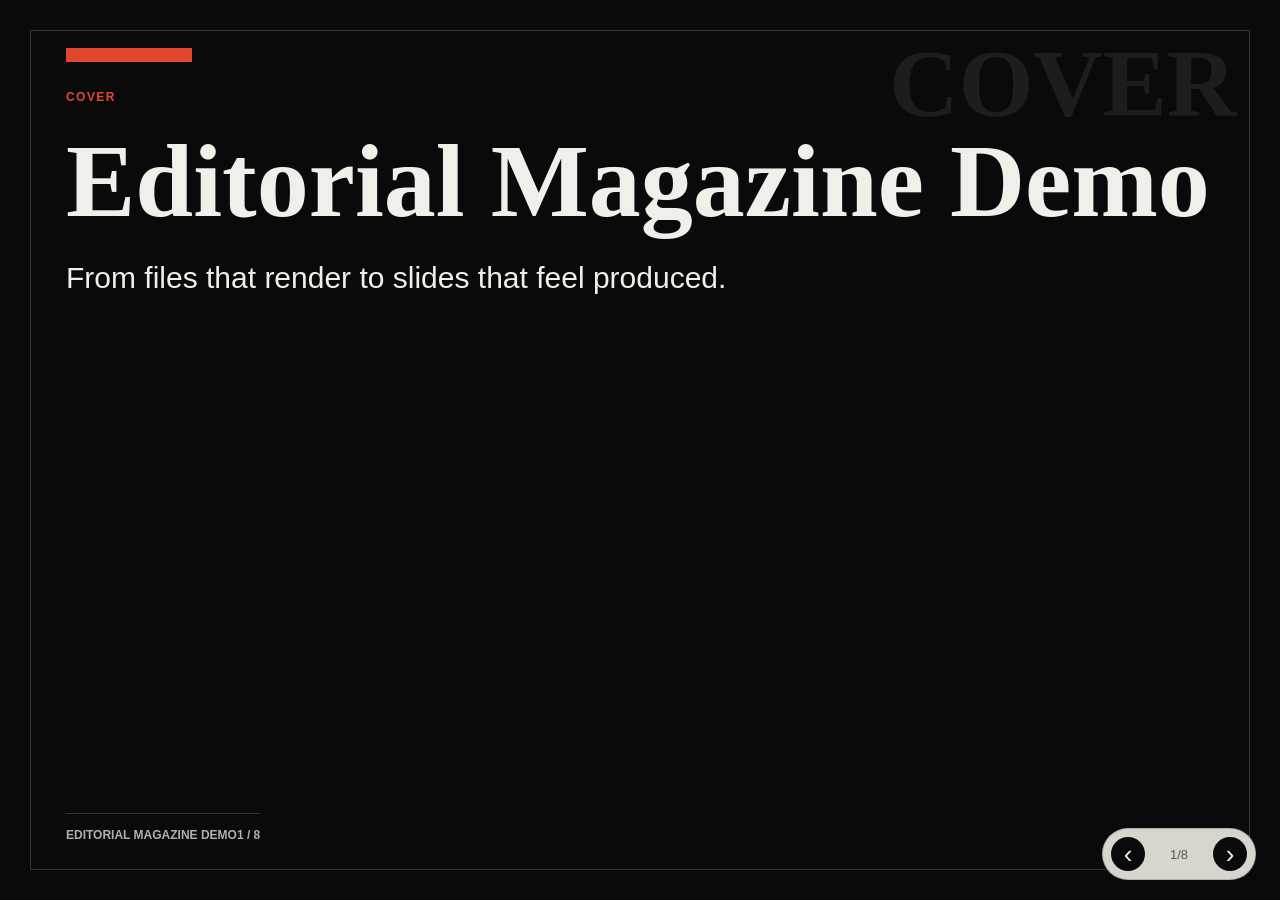
<file: assets/examples/editorial-magazine-demo/index.html>
<!doctype html>
<html lang="en-US">
<head>
  <meta charset="utf-8">
  <meta name="viewport" content="width=device-width, initial-scale=1">
  <title>Editorial Magazine Demo</title>
  <style>
:root {
  --asp-bg: #F1EFEA;
  --asp-ink: #0A0A0B;
  --asp-accent: #E0472E;
  --asp-font-heading: Georgia, "Times New Roman", "Noto Serif SC", serif;
  --asp-font-body: Inter, "Helvetica Neue", "Noto Sans SC", sans-serif;
  --asp-muted: #5E5A52;
  --asp-line: #D8D1C3;
}

:root {
  --asp-surface: #FBF7EF;
  --asp-surface-strong: #E7DFD0;
  --asp-accent-soft: #F6C6B8;
  --asp-accent-alt: #174EA6;
  --asp-accent-hot: #C21F5A;
  --asp-paper-line: rgba(10, 10, 11, 0.18);
  --asp-radius: 2px;
  --asp-shadow: 0 28px 80px rgba(10, 10, 11, 0.18);
}

* {
  box-sizing: border-box;
}

html,
body {
  width: 100%;
  height: 100%;
  margin: 0;
  overflow: hidden;
  background: var(--asp-bg);
  color: var(--asp-ink);
  font-family: var(--asp-font-body);
  letter-spacing: 0;
}

body {
  -webkit-font-smoothing: antialiased;
  text-rendering: optimizeLegibility;
}

.deck {
  position: fixed;
  inset: 0;
  display: flex;
  flex-wrap: nowrap;
  width: 10000vw;
  height: 100vh;
  transition: transform 480ms cubic-bezier(0.22, 1, 0.36, 1);
}

.slide {
  position: relative;
  flex: 0 0 100vw;
  width: 100vw;
  height: 100vh;
  padding: 48px 66px 58px;
  overflow: hidden;
  background:
    linear-gradient(90deg, rgba(10, 10, 11, 0.045) 1px, transparent 1px),
    var(--asp-bg);
  background-size: 92px 100%;
}

.slide::before {
  content: "";
  position: absolute;
  inset: 30px;
  pointer-events: none;
  border: 1px solid var(--asp-paper-line);
}

.slide::after {
  content: attr(data-role);
  position: absolute;
  right: 44px;
  top: 46px;
  color: rgba(10, 10, 11, 0.08);
  font-family: var(--asp-font-heading);
  font-size: 96px;
  line-height: 0.8;
  font-weight: 900;
  text-transform: uppercase;
}

.slide-inner {
  position: relative;
  z-index: 1;
  display: grid;
  grid-template-rows: auto 1fr auto;
  width: min(1510px, 100%);
  height: 100%;
  margin: 0 auto;
  gap: 30px;
}

.slide-kicker,
.slide-meta,
.eyebrow {
  color: var(--asp-accent);
  font-size: 12px;
  font-weight: 900;
  letter-spacing: 0.12em;
  text-transform: uppercase;
}

.slide-title {
  max-width: 1120px;
  margin: 6px 0 0;
  color: var(--asp-ink);
  font-family: var(--asp-font-heading);
  font-size: 70px;
  line-height: 0.96;
  font-weight: 900;
}

.slide-subtitle {
  max-width: 920px;
  margin: 18px 0 0;
  color: var(--asp-muted);
  font-size: 24px;
  line-height: 1.45;
}

.slide-body {
  color: var(--asp-ink);
  font-size: 24px;
  line-height: 1.52;
}

.slide-footer {
  display: flex;
  align-items: center;
  justify-content: space-between;
  min-height: 24px;
  border-top: 1px solid var(--asp-paper-line);
  padding-top: 14px;
  color: var(--asp-muted);
  font-size: 12px;
  font-weight: 700;
  text-transform: uppercase;
}

.content-grid {
  display: grid;
  gap: 28px;
  align-items: stretch;
}

.two-col {
  grid-template-columns: 1.05fr 0.95fr;
}

.three-col {
  grid-template-columns: repeat(3, minmax(0, 1fr));
}

.panel,
.tile,
.image-placeholder,
.quote-block {
  border: 1px solid var(--asp-paper-line);
  border-radius: var(--asp-radius);
  background: var(--asp-surface);
  box-shadow: none;
}

.panel,
.tile {
  position: relative;
  padding: 30px;
}

.tile::before,
.panel::before {
  content: "";
  display: block;
  width: 54px;
  height: 8px;
  margin-bottom: 24px;
  background: var(--asp-accent);
}

.tile h3,
.panel h3 {
  margin: 0 0 14px;
  color: var(--asp-ink);
  font-family: var(--asp-font-heading);
  font-size: 31px;
  line-height: 1.08;
  font-weight: 900;
}

.tile p,
.panel p {
  margin: 0;
  color: var(--asp-muted);
  font-size: 19px;
  line-height: 1.55;
}

.body-list {
  display: grid;
  gap: 18px;
  margin: 0;
  padding: 0;
  list-style: none;
}

.body-list li {
  position: relative;
  padding: 18px 0 18px 34px;
  border-top: 1px solid var(--asp-paper-line);
}

.body-list li::before {
  content: "";
  position: absolute;
  left: 0;
  top: 27px;
  width: 14px;
  height: 14px;
  background: var(--asp-accent);
}

.hero-layout {
  align-content: center;
  justify-items: start;
}

.hero-title {
  max-width: 1180px;
  margin: 0;
  font-family: var(--asp-font-heading);
  font-size: 104px;
  line-height: 0.9;
  font-weight: 900;
}

.hero-message {
  max-width: 890px;
  margin: 30px 0 0;
  color: currentColor;
  font-size: 30px;
  line-height: 1.35;
}

.accent-bar {
  width: 126px;
  height: 14px;
  margin-bottom: 28px;
  background: var(--asp-accent);
}

.section-number {
  color: var(--asp-accent);
  font-family: var(--asp-font-heading);
  font-size: 236px;
  line-height: 0.78;
  font-weight: 900;
}

.big-idea {
  display: grid;
  align-content: center;
  min-height: 65vh;
}

.big-idea .statement {
  max-width: 1180px;
  margin: 0;
  font-family: var(--asp-font-heading);
  font-size: 76px;
  line-height: 1.02;
  font-weight: 900;
}

.quote-block {
  align-self: center;
  padding: 58px 64px;
  background: var(--asp-ink);
  color: var(--asp-bg);
}

.quote-mark {
  color: var(--asp-accent);
  font-family: var(--asp-font-heading);
  font-size: 110px;
  line-height: 0.62;
}

.quote-text {
  margin: 0;
  font-family: var(--asp-font-heading);
  font-size: 55px;
  line-height: 1.12;
  font-weight: 900;
}

.quote-caption {
  margin-top: 28px;
  color: rgba(255, 255, 255, 0.72);
  font-size: 18px;
  font-weight: 700;
  text-transform: uppercase;
}

.step-list {
  display: grid;
  gap: 0;
  margin: 0;
  padding: 0;
  list-style: none;
  border-top: 1px solid var(--asp-paper-line);
}

.step {
  display: grid;
  grid-template-columns: 84px 1fr;
  gap: 22px;
  align-items: start;
  padding: 26px 0;
  border-bottom: 1px solid var(--asp-paper-line);
}

.step-num {
  color: var(--asp-accent);
  font-family: var(--asp-font-heading);
  font-size: 46px;
  line-height: 1;
  font-weight: 900;
}

.step-title {
  margin: 0 0 6px;
  font-family: var(--asp-font-heading);
  font-size: 32px;
  line-height: 1.08;
}

.step-copy {
  margin: 0;
  color: var(--asp-muted);
  font-size: 19px;
  line-height: 1.52;
}

.comparison {
  display: grid;
  grid-template-columns: repeat(4, minmax(0, 1fr));
  gap: 18px;
}

.comparison .panel {
  min-height: 360px;
  display: flex;
  flex-direction: column;
  justify-content: space-between;
}

.comparison .panel:nth-child(even) {
  background: var(--asp-ink);
  color: var(--asp-bg);
}

.comparison .panel:nth-child(even) p {
  color: rgba(255, 255, 255, 0.74);
}

.image-placeholder {
  display: grid;
  place-items: center;
  min-height: 390px;
  padding: 30px;
  color: var(--asp-muted);
  text-align: center;
  background:
    linear-gradient(135deg, rgba(224, 71, 46, 0.16), transparent 48%),
    var(--asp-surface);
}

.image-placeholder img {
  width: 100%;
  height: 100%;
  max-height: 470px;
  object-fit: cover;
  border-radius: var(--asp-radius);
}

.closing-title {
  max-width: 1040px;
  margin: 0;
  font-family: var(--asp-font-heading);
  font-size: 82px;
  line-height: 0.98;
  font-weight: 900;
}

.closing-actions {
  display: grid;
  grid-template-columns: repeat(3, 1fr);
  gap: 18px;
  margin-top: 38px;
}

.slide[data-layout="cover"],
.slide[data-layout="quote"] {
  background: var(--asp-ink);
  color: var(--asp-bg);
}

.slide[data-layout="cover"]::before,
.slide[data-layout="quote"]::before {
  border-color: rgba(255, 255, 255, 0.18);
}

.slide[data-layout="cover"]::after,
.slide[data-layout="quote"]::after {
  color: rgba(255, 255, 255, 0.08);
}

.slide[data-layout="cover"] .slide-footer,
.slide[data-layout="quote"] .slide-footer {
  border-color: rgba(255, 255, 255, 0.18);
  color: rgba(255, 255, 255, 0.68);
}

.slide[data-layout="cover"] .slide-kicker,
.slide[data-layout="quote"] .slide-meta {
  color: var(--asp-accent);
}

.slide[data-layout="section-divider"] {
  background: var(--asp-accent);
  color: var(--asp-bg);
}

.slide[data-layout="section-divider"] .slide-title,
.slide[data-layout="section-divider"] .slide-subtitle,
.slide[data-layout="section-divider"] .section-number,
.slide[data-layout="section-divider"] .slide-footer,
.slide[data-layout="section-divider"] .slide-meta {
  color: var(--asp-bg);
}

.slide[data-layout="section-divider"]::before,
.slide[data-layout="section-divider"] .slide-footer {
  border-color: rgba(255, 255, 255, 0.34);
}

.slide-controls {
  position: fixed;
  right: 24px;
  bottom: 20px;
  z-index: 20;
  display: flex;
  align-items: center;
  gap: 10px;
  padding: 8px;
  border: 1px solid rgba(10, 10, 11, 0.18);
  border-radius: 999px;
  background: rgba(251, 247, 239, 0.86);
  backdrop-filter: blur(12px);
}

.nav-button {
  display: grid;
  place-items: center;
  width: 34px;
  height: 34px;
  border: 0;
  border-radius: 50%;
  background: var(--asp-ink);
  color: var(--asp-bg);
  font-size: 26px;
  line-height: 1;
  cursor: pointer;
}

.progress {
  min-width: 48px;
  color: var(--asp-muted);
  font-size: 13px;
  text-align: center;
}

.slide-index {
  position: fixed;
  inset: 0;
  z-index: 30;
  padding: 42px;
  background: rgba(10, 10, 11, 0.9);
  backdrop-filter: blur(14px);
}

.index-grid {
  display: grid;
  grid-template-columns: repeat(auto-fill, minmax(210px, 1fr));
  gap: 16px;
}

.index-card {
  min-height: 120px;
  padding: 18px;
  border: 1px solid rgba(255, 255, 255, 0.2);
  border-radius: var(--asp-radius);
  background: rgba(255, 255, 255, 0.08);
  color: white;
  text-align: left;
  cursor: pointer;
}

.index-card strong {
  display: block;
  margin-bottom: 10px;
  font-size: 13px;
  color: var(--asp-accent-soft);
}

.index-card span {
  font-size: 18px;
  line-height: 1.35;
}

.notes {
  display: none;
}

@media (max-width: 900px) {
  .slide {
    padding: 34px 28px 58px;
  }

  .slide::before,
  .slide::after {
    display: none;
  }

  .slide-title,
  .hero-title,
  .closing-title {
    font-size: 46px;
    line-height: 1.03;
  }

  .big-idea .statement,
  .quote-text {
    font-size: 38px;
  }

  .two-col,
  .three-col,
  .comparison,
  .closing-actions {
    grid-template-columns: 1fr;
  }

  .slide-controls {
    left: 50%;
    right: auto;
    transform: translateX(-50%);
  }
}

  </style>
</head>
<body>
  <main id="deck" class="deck" aria-label="Editorial Magazine Demo">
  <section class="slide" data-page-id="P01" data-layout="cover" data-role="cover">
<div class="slide-inner hero-layout">
  <header>
    <div class="accent-bar"></div>
    <div class="slide-kicker">cover</div>
  </header>
  <section>
    <h1 class="hero-title">Editorial Magazine Demo</h1>
    <p class="hero-message">From files that render to slides that feel produced.</p>
  </section>
  <footer class="slide-footer">
    <span>Editorial Magazine Demo</span>
    <span>1 / 8</span>
  </footer>
</div>
<aside class="notes" hidden>Open by naming the shift: the pipeline already produces files; this preset shows an outward-facing visual standard.</aside>


  </section>
  <section class="slide" data-page-id="P02" data-layout="section-divider" data-role="section-divider">
<div class="slide-inner">
  <header class="slide-meta">section-divider</header>
  <section class="content-grid two-col">
    <div>
      <div class="section-number">2</div>
    </div>
    <div>
      <h2 class="slide-title">From Demo to Product</h2>
      <p class="slide-subtitle">The renderer stays the same; the visual contract gets sharper.</p>
    </div>
  </section>
  <footer class="slide-footer">
    <span>Editorial Magazine Demo</span>
    <span>2 / 8</span>
  </footer>
</div>
<aside class="notes" hidden>This page should feel like a phase break. The point is that we are not migrating the whole template yet; we are improving the preset layer first.</aside>


  </section>
  <section class="slide" data-page-id="P03" data-layout="big-idea" data-role="core">
<div class="slide-inner">
  <header class="slide-meta">core</header>
  <section class="big-idea">
    <p class="statement">The product bar is not whether HTML exists. It is whether the first viewport earns trust.</p>
    <p class="slide-subtitle">The same layout snippets can carry a stronger art direction.</p>
  </section>
  <footer class="slide-footer">
    <span>A deck should feel produced</span>
    <span>3 / 8</span>
  </footer>
</div>
<aside class="notes" hidden>Use this as the thesis. Engineering demos are allowed to be plain; product demos need a visible point of view.</aside>


  </section>
  <section class="slide" data-page-id="P04" data-layout="two-column" data-role="context">
<div class="slide-inner">
  <header>
    <div class="slide-kicker">context</div>
    <h2 class="slide-title">What this preset changes</h2>
  </header>
  <section class="content-grid two-col">
    <div class="panel">
      <h3>Scope</h3>
      <p>Editorial: magazine-grade contrast and typographic scale</p>
    </div>
    <div class="slide-body">
      <ul class="body-list">
        <li>Swiss: grid discipline, single accent, high-density clarity</li>
        <li>Renderer: still build_html.py, no hand-written index.html</li>
        <li>Seven presets ship with v1; pick one during Intake</li>
      </ul>
    </div>
  </section>
  <footer class="slide-footer">
    <span>P04 / scope</span>
    <span>4 / 8</span>
  </footer>
</div>
<aside class="notes" hidden>Name the boundaries clearly. This is not a full template migration and not the Mixed implementation.</aside>

  </section>
  <section class="slide" data-page-id="P05" data-layout="framework" data-role="framework">
<div class="slide-inner">
  <header>
    <div class="slide-kicker">framework</div>
    <h2 class="slide-title">Preset contract</h2>
    <p class="slide-subtitle">A style preset is both a visual system and a renderer contract.</p>
  </header>
  <section class="content-grid three-col">
        <article class="tile"><h3>Reference</h3><p>when to choose it and what it borrows</p></article>
    <article class="tile"><h3>JSON</h3><p>colors, fonts, density, image prompt language</p></article>
    <article class="tile"><h3>CSS</h3><p>actual browser rendering for the 10 snippets</p></article>
  </section>
  <footer class="slide-footer">
    <span>P05 / framework</span>
    <span>5 / 8</span>
  </footer>
</div>
<aside class="notes" hidden>Explain that JSON alone is not enough for HTML quality, and CSS alone is not enough for Image consistency.</aside>


  </section>
  <section class="slide" data-page-id="P06" data-layout="comparison" data-role="comparison">
<div class="slide-inner">
  <header>
    <div class="slide-kicker">comparison</div>
    <h2 class="slide-title">Before / After / Next / Guardrail</h2>
  </header>
  <section class="comparison">
        <article class="panel"><h3>Before</h3><p>teaching-clean proved the pipeline</p></article>
    <article class="panel"><h3>After</h3><p>editorial-magazine raises the demo bar</p></article>
    <article class="panel"><h3>Next</h3><p>swiss-system validates dense structure</p></article>
    <article class="panel"><h3>Guardrail</h3><p>build_html.py remains mandatory</p></article>
  </section>
  <footer class="slide-footer">
    <span>Comparison pages must support more than a two-card before/after.</span>
    <span>6 / 8</span>
  </footer>
</div>
<aside class="notes" hidden>This page specifically tests the build_html maps up to four comparison panels on this layout.</aside>


  </section>
  <section class="slide" data-page-id="P07" data-layout="quote" data-role="quote">
<div class="slide-inner">
  <header class="slide-meta">quote</header>
  <section class="quote-block">
    <div class="quote-mark">“</div>
    <p class="quote-text">The Skill can prepare, render, choose style, and deliver like a product.</p>
    <div class="quote-caption">Acceptance sample</div>
  </section>
  <footer class="slide-footer">
    <span>Product bar</span>
    <span>7 / 8</span>
  </footer>
</div>
<aside class="notes" hidden>Use this as the emotional anchor. It compresses the product feedback into a single standard.</aside>


  </section>
  <section class="slide" data-page-id="P08" data-layout="closing" data-role="takeaway">
<div class="slide-inner hero-layout">
  <header>
    <div class="accent-bar"></div>
    <div class="slide-kicker">takeaway</div>
  </header>
  <section>
    <h2 class="closing-title">Verify the preset</h2>
    <p class="hero-message">If the browser output feels produced, Editorial preset meets the bar.</p>
    <div class="closing-actions">
          <article class="tile"><h3>Build</h3><p>run build_html.py on this folder</p></article>
    <article class="tile"><h3>Open</h3><p>inspect index.html in browser</p></article>
    <article class="tile"><h3>Compare</h3><p>teaching-clean should feel plainer</p></article>
    <article class="tile"><h3>Record</h3><p>keep this as the 3b visual sample</p></article>
    </div>
  </section>
  <footer class="slide-footer">
    <span>Editorial Magazine Demo</span>
    <span>8 / 8</span>
  </footer>
</div>
<aside class="notes" hidden>Close by sending reviewers to the actual acceptance behavior, not just the files.</aside>


  </section>
  </main>
  <nav class="slide-controls" aria-label="Slide controls">
    <button type="button" class="nav-button" data-action="prev" aria-label="Previous slide">‹</button>
    <div class="progress" aria-live="polite"><span id="current-slide">1</span><span>/</span><span id="total-slides">8</span></div>
    <button type="button" class="nav-button" data-action="next" aria-label="Next slide">›</button>
  </nav>
  <div id="index" class="slide-index" hidden>
    <div class="index-grid" role="list">
      <button class="index-card" type="button" role="listitem" data-index-target="0"><strong>01</strong><span>Editorial Magazine Demo</span></button>
      <button class="index-card" type="button" role="listitem" data-index-target="1"><strong>02</strong><span>From Demo to Product</span></button>
      <button class="index-card" type="button" role="listitem" data-index-target="2"><strong>03</strong><span>A deck should feel produced</span></button>
      <button class="index-card" type="button" role="listitem" data-index-target="3"><strong>04</strong><span>What this preset changes</span></button>
      <button class="index-card" type="button" role="listitem" data-index-target="4"><strong>05</strong><span>Preset contract</span></button>
      <button class="index-card" type="button" role="listitem" data-index-target="5"><strong>06</strong><span>Before / After / Next / Guardrail</span></button>
      <button class="index-card" type="button" role="listitem" data-index-target="6"><strong>07</strong><span>Product bar</span></button>
      <button class="index-card" type="button" role="listitem" data-index-target="7"><strong>08</strong><span>Verify the preset</span></button>
    </div>
  </div>
  <script>
  (() => {
    const deck = document.getElementById("deck");
    const slides = Array.from(document.querySelectorAll(".slide"));
    const current = document.getElementById("current-slide");
    const index = document.getElementById("index");
    let active = 0;

    function clamp(value) {
      return Math.max(0, Math.min(slides.length - 1, value));
    }

    function go(next) {
      active = clamp(next);
      deck.style.transform = `translateX(${-active * 100}vw)`;
      current.textContent = String(active + 1);
      slides.forEach((slide, i) => {
        slide.setAttribute("aria-hidden", i === active ? "false" : "true");
      });
    }

    function toggleIndex(force) {
      const show = typeof force === "boolean" ? force : index.hidden;
      index.hidden = !show;
    }

    document.querySelector('[data-action="prev"]').addEventListener("click", () => go(active - 1));
    document.querySelector('[data-action="next"]').addEventListener("click", () => go(active + 1));
    document.querySelectorAll("[data-index-target]").forEach((button) => {
      button.addEventListener("click", () => {
        toggleIndex(false);
        go(Number(button.dataset.indexTarget));
      });
    });

    window.addEventListener("keydown", (event) => {
      if (event.key === "ArrowRight" || event.key === "PageDown" || event.key === " ") go(active + 1);
      if (event.key === "ArrowLeft" || event.key === "PageUp") go(active - 1);
      if (event.key === "Escape") toggleIndex();
    });

    let touchStart = null;
    window.addEventListener("touchstart", (event) => {
      touchStart = event.changedTouches[0].clientX;
    }, { passive: true });
    window.addEventListener("touchend", (event) => {
      if (touchStart === null) return;
      const delta = event.changedTouches[0].clientX - touchStart;
      if (Math.abs(delta) > 48) go(active + (delta < 0 ? 1 : -1));
      touchStart = null;
    }, { passive: true });

    go(0);
  })();
  </script>
</body>
</html>
</file>
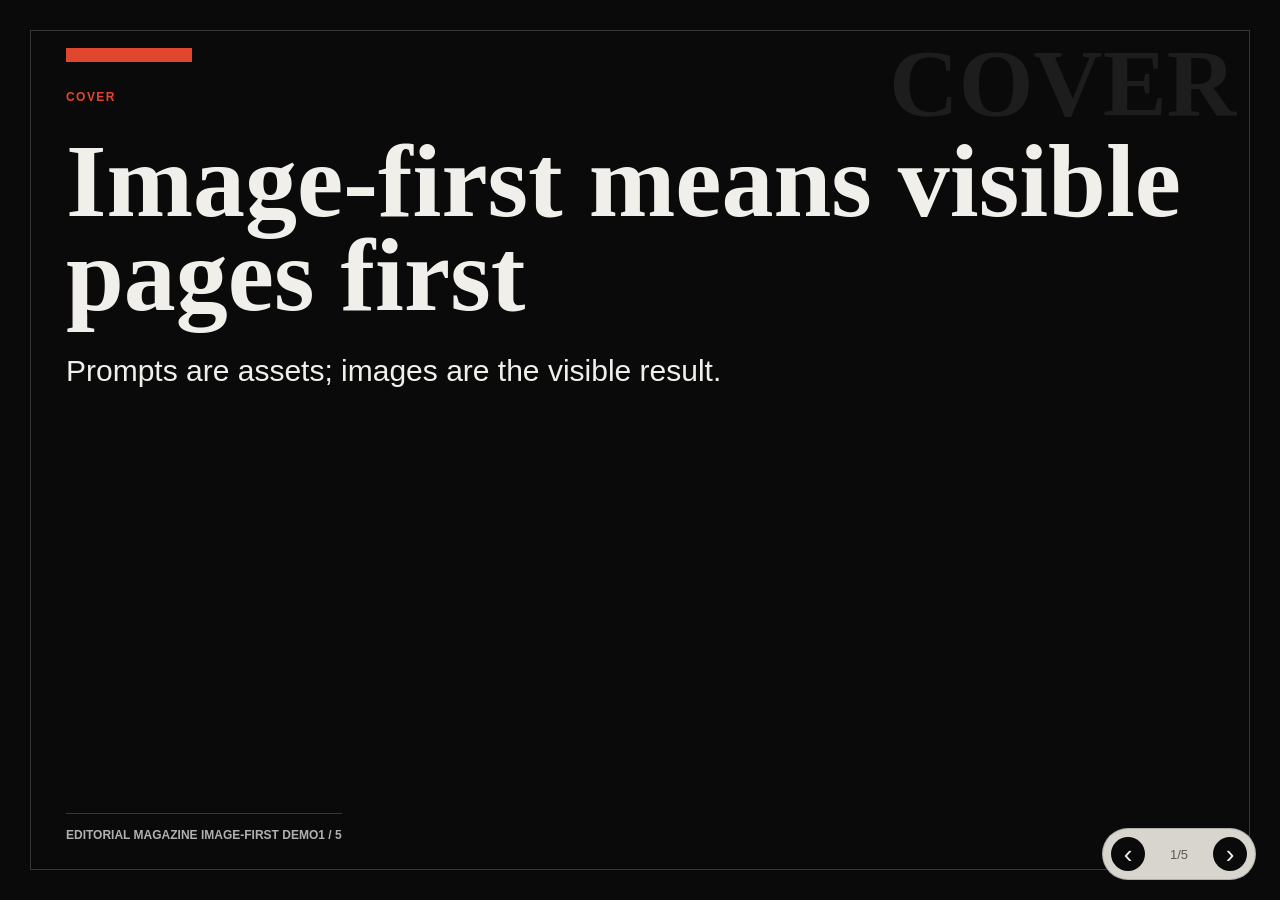
<file: assets/examples/editorial-magazine-image-first-demo/index.html>
<!doctype html>
<html lang="en-US">
<head>
  <meta charset="utf-8">
  <meta name="viewport" content="width=device-width, initial-scale=1">
  <title>Editorial Magazine Image-first Demo</title>
  <style>
:root {
  --asp-bg: #F1EFEA;
  --asp-ink: #0A0A0B;
  --asp-accent: #E0472E;
  --asp-font-heading: Georgia, "Times New Roman", "Noto Serif SC", serif;
  --asp-font-body: Inter, "Helvetica Neue", "Noto Sans SC", sans-serif;
  --asp-muted: #5E5A52;
  --asp-line: #D8D1C3;
}

:root {
  --asp-surface: #FBF7EF;
  --asp-surface-strong: #E7DFD0;
  --asp-accent-soft: #F6C6B8;
  --asp-accent-alt: #174EA6;
  --asp-accent-hot: #C21F5A;
  --asp-paper-line: rgba(10, 10, 11, 0.18);
  --asp-radius: 2px;
  --asp-shadow: 0 28px 80px rgba(10, 10, 11, 0.18);
}

* {
  box-sizing: border-box;
}

html,
body {
  width: 100%;
  height: 100%;
  margin: 0;
  overflow: hidden;
  background: var(--asp-bg);
  color: var(--asp-ink);
  font-family: var(--asp-font-body);
  letter-spacing: 0;
}

body {
  -webkit-font-smoothing: antialiased;
  text-rendering: optimizeLegibility;
}

.deck {
  position: fixed;
  inset: 0;
  display: flex;
  flex-wrap: nowrap;
  width: 10000vw;
  height: 100vh;
  transition: transform 480ms cubic-bezier(0.22, 1, 0.36, 1);
}

.slide {
  position: relative;
  flex: 0 0 100vw;
  width: 100vw;
  height: 100vh;
  padding: 48px 66px 58px;
  overflow: hidden;
  background:
    linear-gradient(90deg, rgba(10, 10, 11, 0.045) 1px, transparent 1px),
    var(--asp-bg);
  background-size: 92px 100%;
}

.slide::before {
  content: "";
  position: absolute;
  inset: 30px;
  pointer-events: none;
  border: 1px solid var(--asp-paper-line);
}

.slide::after {
  content: attr(data-role);
  position: absolute;
  right: 44px;
  top: 46px;
  color: rgba(10, 10, 11, 0.08);
  font-family: var(--asp-font-heading);
  font-size: 96px;
  line-height: 0.8;
  font-weight: 900;
  text-transform: uppercase;
}

.slide-inner {
  position: relative;
  z-index: 1;
  display: grid;
  grid-template-rows: auto 1fr auto;
  width: min(1510px, 100%);
  height: 100%;
  margin: 0 auto;
  gap: 30px;
}

.slide-kicker,
.slide-meta,
.eyebrow {
  color: var(--asp-accent);
  font-size: 12px;
  font-weight: 900;
  letter-spacing: 0.12em;
  text-transform: uppercase;
}

.slide-title {
  max-width: 1120px;
  margin: 6px 0 0;
  color: var(--asp-ink);
  font-family: var(--asp-font-heading);
  font-size: 70px;
  line-height: 0.96;
  font-weight: 900;
}

.slide-subtitle {
  max-width: 920px;
  margin: 18px 0 0;
  color: var(--asp-muted);
  font-size: 24px;
  line-height: 1.45;
}

.slide-body {
  color: var(--asp-ink);
  font-size: 24px;
  line-height: 1.52;
}

.slide-footer {
  display: flex;
  align-items: center;
  justify-content: space-between;
  min-height: 24px;
  border-top: 1px solid var(--asp-paper-line);
  padding-top: 14px;
  color: var(--asp-muted);
  font-size: 12px;
  font-weight: 700;
  text-transform: uppercase;
}

.content-grid {
  display: grid;
  gap: 28px;
  align-items: stretch;
}

.two-col {
  grid-template-columns: 1.05fr 0.95fr;
}

.three-col {
  grid-template-columns: repeat(3, minmax(0, 1fr));
}

.panel,
.tile,
.image-placeholder,
.quote-block {
  border: 1px solid var(--asp-paper-line);
  border-radius: var(--asp-radius);
  background: var(--asp-surface);
  box-shadow: none;
}

.panel,
.tile {
  position: relative;
  padding: 30px;
}

.tile::before,
.panel::before {
  content: "";
  display: block;
  width: 54px;
  height: 8px;
  margin-bottom: 24px;
  background: var(--asp-accent);
}

.tile h3,
.panel h3 {
  margin: 0 0 14px;
  color: var(--asp-ink);
  font-family: var(--asp-font-heading);
  font-size: 31px;
  line-height: 1.08;
  font-weight: 900;
}

.tile p,
.panel p {
  margin: 0;
  color: var(--asp-muted);
  font-size: 19px;
  line-height: 1.55;
}

.body-list {
  display: grid;
  gap: 18px;
  margin: 0;
  padding: 0;
  list-style: none;
}

.body-list li {
  position: relative;
  padding: 18px 0 18px 34px;
  border-top: 1px solid var(--asp-paper-line);
}

.body-list li::before {
  content: "";
  position: absolute;
  left: 0;
  top: 27px;
  width: 14px;
  height: 14px;
  background: var(--asp-accent);
}

.hero-layout {
  align-content: center;
  justify-items: start;
}

.hero-title {
  max-width: 1180px;
  margin: 0;
  font-family: var(--asp-font-heading);
  font-size: 104px;
  line-height: 0.9;
  font-weight: 900;
}

.hero-message {
  max-width: 890px;
  margin: 30px 0 0;
  color: currentColor;
  font-size: 30px;
  line-height: 1.35;
}

.accent-bar {
  width: 126px;
  height: 14px;
  margin-bottom: 28px;
  background: var(--asp-accent);
}

.section-number {
  color: var(--asp-accent);
  font-family: var(--asp-font-heading);
  font-size: 236px;
  line-height: 0.78;
  font-weight: 900;
}

.big-idea {
  display: grid;
  align-content: center;
  min-height: 65vh;
}

.big-idea .statement {
  max-width: 1180px;
  margin: 0;
  font-family: var(--asp-font-heading);
  font-size: 76px;
  line-height: 1.02;
  font-weight: 900;
}

.quote-block {
  align-self: center;
  padding: 58px 64px;
  background: var(--asp-ink);
  color: var(--asp-bg);
}

.quote-mark {
  color: var(--asp-accent);
  font-family: var(--asp-font-heading);
  font-size: 110px;
  line-height: 0.62;
}

.quote-text {
  margin: 0;
  font-family: var(--asp-font-heading);
  font-size: 55px;
  line-height: 1.12;
  font-weight: 900;
}

.quote-caption {
  margin-top: 28px;
  color: rgba(255, 255, 255, 0.72);
  font-size: 18px;
  font-weight: 700;
  text-transform: uppercase;
}

.step-list {
  display: grid;
  gap: 0;
  margin: 0;
  padding: 0;
  list-style: none;
  border-top: 1px solid var(--asp-paper-line);
}

.step {
  display: grid;
  grid-template-columns: 84px 1fr;
  gap: 22px;
  align-items: start;
  padding: 26px 0;
  border-bottom: 1px solid var(--asp-paper-line);
}

.step-num {
  color: var(--asp-accent);
  font-family: var(--asp-font-heading);
  font-size: 46px;
  line-height: 1;
  font-weight: 900;
}

.step-title {
  margin: 0 0 6px;
  font-family: var(--asp-font-heading);
  font-size: 32px;
  line-height: 1.08;
}

.step-copy {
  margin: 0;
  color: var(--asp-muted);
  font-size: 19px;
  line-height: 1.52;
}

.comparison {
  display: grid;
  grid-template-columns: repeat(4, minmax(0, 1fr));
  gap: 18px;
}

.comparison .panel {
  min-height: 360px;
  display: flex;
  flex-direction: column;
  justify-content: space-between;
}

.comparison .panel:nth-child(even) {
  background: var(--asp-ink);
  color: var(--asp-bg);
}

.comparison .panel:nth-child(even) p {
  color: rgba(255, 255, 255, 0.74);
}

.image-placeholder {
  display: grid;
  place-items: center;
  min-height: 390px;
  padding: 30px;
  color: var(--asp-muted);
  text-align: center;
  background:
    linear-gradient(135deg, rgba(224, 71, 46, 0.16), transparent 48%),
    var(--asp-surface);
}

.image-placeholder img {
  width: 100%;
  height: 100%;
  max-height: 470px;
  object-fit: cover;
  border-radius: var(--asp-radius);
}

.closing-title {
  max-width: 1040px;
  margin: 0;
  font-family: var(--asp-font-heading);
  font-size: 82px;
  line-height: 0.98;
  font-weight: 900;
}

.closing-actions {
  display: grid;
  grid-template-columns: repeat(3, 1fr);
  gap: 18px;
  margin-top: 38px;
}

.slide[data-layout="cover"],
.slide[data-layout="quote"] {
  background: var(--asp-ink);
  color: var(--asp-bg);
}

.slide[data-layout="cover"]::before,
.slide[data-layout="quote"]::before {
  border-color: rgba(255, 255, 255, 0.18);
}

.slide[data-layout="cover"]::after,
.slide[data-layout="quote"]::after {
  color: rgba(255, 255, 255, 0.08);
}

.slide[data-layout="cover"] .slide-footer,
.slide[data-layout="quote"] .slide-footer {
  border-color: rgba(255, 255, 255, 0.18);
  color: rgba(255, 255, 255, 0.68);
}

.slide[data-layout="cover"] .slide-kicker,
.slide[data-layout="quote"] .slide-meta {
  color: var(--asp-accent);
}

.slide[data-layout="section-divider"] {
  background: var(--asp-accent);
  color: var(--asp-bg);
}

.slide[data-layout="section-divider"] .slide-title,
.slide[data-layout="section-divider"] .slide-subtitle,
.slide[data-layout="section-divider"] .section-number,
.slide[data-layout="section-divider"] .slide-footer,
.slide[data-layout="section-divider"] .slide-meta {
  color: var(--asp-bg);
}

.slide[data-layout="section-divider"]::before,
.slide[data-layout="section-divider"] .slide-footer {
  border-color: rgba(255, 255, 255, 0.34);
}

.slide-controls {
  position: fixed;
  right: 24px;
  bottom: 20px;
  z-index: 20;
  display: flex;
  align-items: center;
  gap: 10px;
  padding: 8px;
  border: 1px solid rgba(10, 10, 11, 0.18);
  border-radius: 999px;
  background: rgba(251, 247, 239, 0.86);
  backdrop-filter: blur(12px);
}

.nav-button {
  display: grid;
  place-items: center;
  width: 34px;
  height: 34px;
  border: 0;
  border-radius: 50%;
  background: var(--asp-ink);
  color: var(--asp-bg);
  font-size: 26px;
  line-height: 1;
  cursor: pointer;
}

.progress {
  min-width: 48px;
  color: var(--asp-muted);
  font-size: 13px;
  text-align: center;
}

.slide-index {
  position: fixed;
  inset: 0;
  z-index: 30;
  padding: 42px;
  background: rgba(10, 10, 11, 0.9);
  backdrop-filter: blur(14px);
}

.index-grid {
  display: grid;
  grid-template-columns: repeat(auto-fill, minmax(210px, 1fr));
  gap: 16px;
}

.index-card {
  min-height: 120px;
  padding: 18px;
  border: 1px solid rgba(255, 255, 255, 0.2);
  border-radius: var(--asp-radius);
  background: rgba(255, 255, 255, 0.08);
  color: white;
  text-align: left;
  cursor: pointer;
}

.index-card strong {
  display: block;
  margin-bottom: 10px;
  font-size: 13px;
  color: var(--asp-accent-soft);
}

.index-card span {
  font-size: 18px;
  line-height: 1.35;
}

.notes {
  display: none;
}

@media (max-width: 900px) {
  .slide {
    padding: 34px 28px 58px;
  }

  .slide::before,
  .slide::after {
    display: none;
  }

  .slide-title,
  .hero-title,
  .closing-title {
    font-size: 46px;
    line-height: 1.03;
  }

  .big-idea .statement,
  .quote-text {
    font-size: 38px;
  }

  .two-col,
  .three-col,
  .comparison,
  .closing-actions {
    grid-template-columns: 1fr;
  }

  .slide-controls {
    left: 50%;
    right: auto;
    transform: translateX(-50%);
  }
}

  </style>
</head>
<body>
  <main id="deck" class="deck" aria-label="Editorial Magazine Image-first Demo">
  <section class="slide" data-page-id="P01" data-layout="cover" data-role="cover">
<div class="slide-inner hero-layout">
  <header>
    <div class="accent-bar"></div>
    <div class="slide-kicker">cover</div>
  </header>
  <section>
    <h1 class="hero-title">Image-first means visible pages first</h1>
    <p class="hero-message">Prompts are assets; images are the visible result.</p>
  </section>
  <footer class="slide-footer">
    <span>Editorial Magazine Image-first Demo</span>
    <span>1 / 5</span>
  </footer>
</div>
<aside class="notes" hidden>This sample uses repository placeholder PNGs so UAT can run without consuming API quota.</aside>


  </section>
  <section class="slide" data-page-id="P02" data-layout="two-column" data-role="context">
<div class="slide-inner">
  <header>
    <div class="slide-kicker">context</div>
    <h2 class="slide-title">What image-first proves</h2>
  </header>
  <section class="content-grid two-col">
    <div class="panel">
      <h3>What image-first proves</h3>
      <p>Images: slide-NN.png is the primary artifact</p>
    </div>
    <div class="slide-body">
      <ul class="body-list">
        <li>Prompts: every image keeps an editable prompt file</li>
        <li>Manifest: each page has backend and status metadata</li>
      </ul>
    </div>
  </section>
  <footer class="slide-footer">
    <span>P02 / image-first scope</span>
    <span>2 / 5</span>
  </footer>
</div>
<aside class="notes" hidden>Use this page to explain that image-first still preserves prompts and manifests for later regeneration.</aside>

  </section>
  <section class="slide" data-page-id="P03" data-layout="big-idea" data-role="core">
<div class="slide-inner">
  <header class="slide-meta">core</header>
  <section class="big-idea">
    <p class="statement">For image-first, the default assumption is that pages should become raster slides.</p>
    <p class="slide-subtitle">At least four pages in this sample have needed=true.</p>
  </section>
  <footer class="slide-footer">
    <span>Most pages ask for images</span>
    <span>3 / 5</span>
  </footer>
</div>
<aside class="notes" hidden>This page is also image-needed, making the path explicit in the slide_plan.</aside>


  </section>
  <section class="slide" data-page-id="P04" data-layout="framework" data-role="framework">
<div class="slide-inner">
  <header>
    <div class="slide-kicker">framework</div>
    <h2 class="slide-title">Prompt archive contract</h2>
    <p class="slide-subtitle">An image-first deck is reusable when prompts, images, and manifest stay aligned.</p>
  </header>
  <section class="content-grid three-col">
        <article class="tile"><h3>Prompt</h3><p>one markdown file per page</p></article>
    <article class="tile"><h3>Image</h3><p>one raster output per page</p></article>
    <article class="tile"><h3>Manifest</h3><p>status and backend metadata</p></article>
  </section>
  <footer class="slide-footer">
    <span>P04 / prompt archive</span>
    <span>4 / 5</span>
  </footer>
</div>
<aside class="notes" hidden>This page maps to the required prompts/ and images_manifest.json files in the sample.</aside>


  </section>
  <section class="slide" data-page-id="P05" data-layout="closing" data-role="takeaway">
<div class="slide-inner hero-layout">
  <header>
    <div class="accent-bar"></div>
    <div class="slide-kicker">takeaway</div>
  </header>
  <section>
    <h2 class="closing-title">Run one page before the whole deck</h2>
    <p class="hero-message">For real APIs, test --only P01 before spending a full deck budget.</p>
    <div class="closing-actions">
          <article class="tile"><h3>Dry-run</h3><p>inspect manifest and target paths</p></article>
    <article class="tile"><h3>Smoke</h3><p>generate_images.py --only P01</p></article>
    <article class="tile"><h3>Full run</h3><p>expect roughly 60-90 seconds per page</p></article>
    </div>
  </section>
  <footer class="slide-footer">
    <span>Editorial Magazine Image-first Demo</span>
    <span>5 / 5</span>
  </footer>
</div>
<aside class="notes" hidden>Close by reminding UAT testers not to submit full production batches before a single-page smoke passes.</aside>


  </section>
  </main>
  <nav class="slide-controls" aria-label="Slide controls">
    <button type="button" class="nav-button" data-action="prev" aria-label="Previous slide">‹</button>
    <div class="progress" aria-live="polite"><span id="current-slide">1</span><span>/</span><span id="total-slides">5</span></div>
    <button type="button" class="nav-button" data-action="next" aria-label="Next slide">›</button>
  </nav>
  <div id="index" class="slide-index" hidden>
    <div class="index-grid" role="list">
      <button class="index-card" type="button" role="listitem" data-index-target="0"><strong>01</strong><span>Image-first means visible pages first</span></button>
      <button class="index-card" type="button" role="listitem" data-index-target="1"><strong>02</strong><span>What image-first proves</span></button>
      <button class="index-card" type="button" role="listitem" data-index-target="2"><strong>03</strong><span>Most pages ask for images</span></button>
      <button class="index-card" type="button" role="listitem" data-index-target="3"><strong>04</strong><span>Prompt archive contract</span></button>
      <button class="index-card" type="button" role="listitem" data-index-target="4"><strong>05</strong><span>Run one page before the whole deck</span></button>
    </div>
  </div>
  <script>
  (() => {
    const deck = document.getElementById("deck");
    const slides = Array.from(document.querySelectorAll(".slide"));
    const current = document.getElementById("current-slide");
    const index = document.getElementById("index");
    let active = 0;

    function clamp(value) {
      return Math.max(0, Math.min(slides.length - 1, value));
    }

    function go(next) {
      active = clamp(next);
      deck.style.transform = `translateX(${-active * 100}vw)`;
      current.textContent = String(active + 1);
      slides.forEach((slide, i) => {
        slide.setAttribute("aria-hidden", i === active ? "false" : "true");
      });
    }

    function toggleIndex(force) {
      const show = typeof force === "boolean" ? force : index.hidden;
      index.hidden = !show;
    }

    document.querySelector('[data-action="prev"]').addEventListener("click", () => go(active - 1));
    document.querySelector('[data-action="next"]').addEventListener("click", () => go(active + 1));
    document.querySelectorAll("[data-index-target]").forEach((button) => {
      button.addEventListener("click", () => {
        toggleIndex(false);
        go(Number(button.dataset.indexTarget));
      });
    });

    window.addEventListener("keydown", (event) => {
      if (event.key === "ArrowRight" || event.key === "PageDown" || event.key === " ") go(active + 1);
      if (event.key === "ArrowLeft" || event.key === "PageUp") go(active - 1);
      if (event.key === "Escape") toggleIndex();
    });

    let touchStart = null;
    window.addEventListener("touchstart", (event) => {
      touchStart = event.changedTouches[0].clientX;
    }, { passive: true });
    window.addEventListener("touchend", (event) => {
      if (touchStart === null) return;
      const delta = event.changedTouches[0].clientX - touchStart;
      if (Math.abs(delta) > 48) go(active + (delta < 0 ? 1 : -1));
      touchStart = null;
    }, { passive: true });

    go(0);
  })();
  </script>
</body>
</html>
</file>
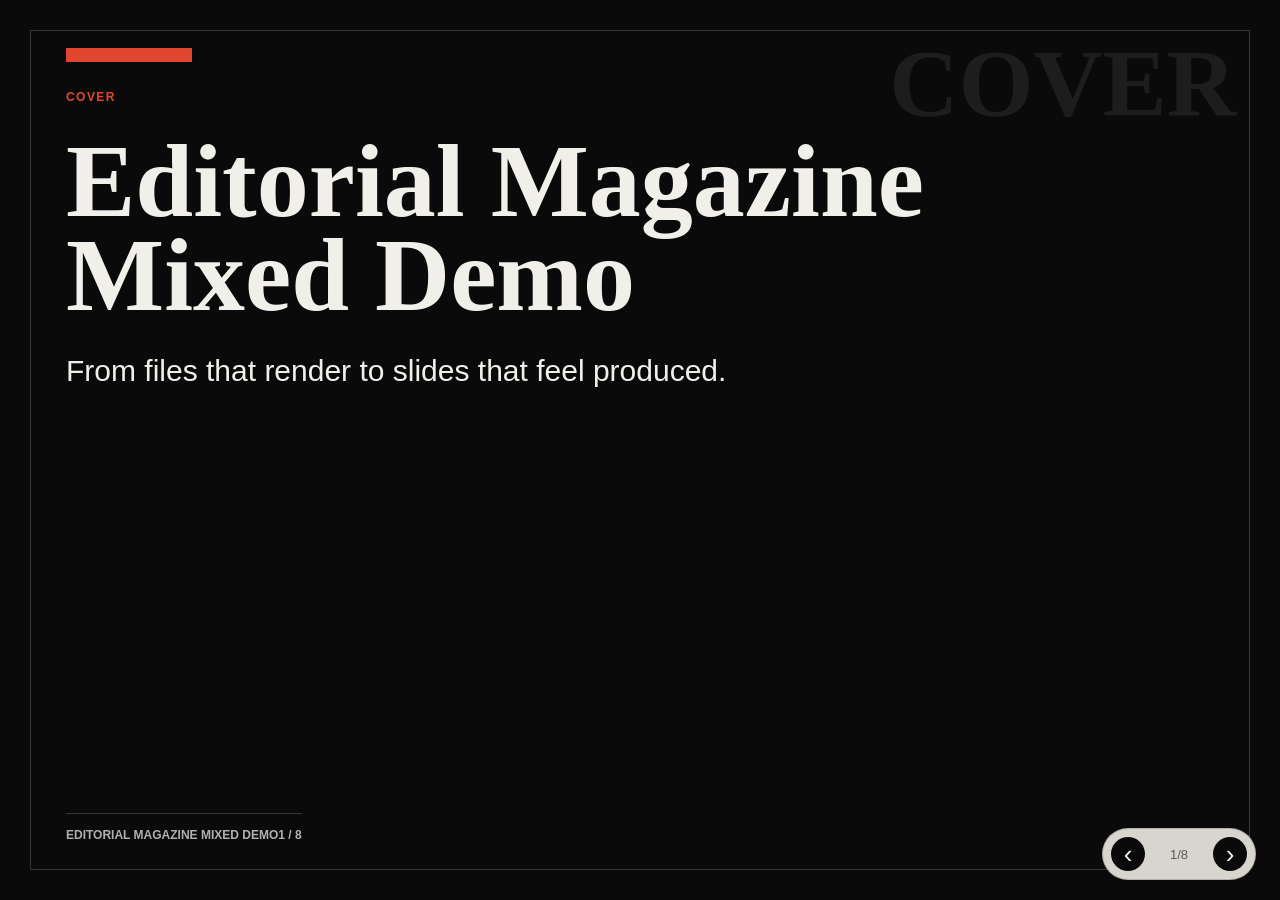
<file: assets/examples/editorial-magazine-mixed-demo/index.html>
<!doctype html>
<html lang="en-US">
<head>
  <meta charset="utf-8">
  <meta name="viewport" content="width=device-width, initial-scale=1">
  <title>Editorial Magazine Mixed Demo</title>
  <style>
:root {
  --asp-bg: #F1EFEA;
  --asp-ink: #0A0A0B;
  --asp-accent: #E0472E;
  --asp-font-heading: Georgia, "Times New Roman", "Noto Serif SC", serif;
  --asp-font-body: Inter, "Helvetica Neue", "Noto Sans SC", sans-serif;
  --asp-muted: #5E5A52;
  --asp-line: #D8D1C3;
}

:root {
  --asp-surface: #FBF7EF;
  --asp-surface-strong: #E7DFD0;
  --asp-accent-soft: #F6C6B8;
  --asp-accent-alt: #174EA6;
  --asp-accent-hot: #C21F5A;
  --asp-paper-line: rgba(10, 10, 11, 0.18);
  --asp-radius: 2px;
  --asp-shadow: 0 28px 80px rgba(10, 10, 11, 0.18);
}

* {
  box-sizing: border-box;
}

html,
body {
  width: 100%;
  height: 100%;
  margin: 0;
  overflow: hidden;
  background: var(--asp-bg);
  color: var(--asp-ink);
  font-family: var(--asp-font-body);
  letter-spacing: 0;
}

body {
  -webkit-font-smoothing: antialiased;
  text-rendering: optimizeLegibility;
}

.deck {
  position: fixed;
  inset: 0;
  display: flex;
  flex-wrap: nowrap;
  width: 10000vw;
  height: 100vh;
  transition: transform 480ms cubic-bezier(0.22, 1, 0.36, 1);
}

.slide {
  position: relative;
  flex: 0 0 100vw;
  width: 100vw;
  height: 100vh;
  padding: 48px 66px 58px;
  overflow: hidden;
  background:
    linear-gradient(90deg, rgba(10, 10, 11, 0.045) 1px, transparent 1px),
    var(--asp-bg);
  background-size: 92px 100%;
}

.slide::before {
  content: "";
  position: absolute;
  inset: 30px;
  pointer-events: none;
  border: 1px solid var(--asp-paper-line);
}

.slide::after {
  content: attr(data-role);
  position: absolute;
  right: 44px;
  top: 46px;
  color: rgba(10, 10, 11, 0.08);
  font-family: var(--asp-font-heading);
  font-size: 96px;
  line-height: 0.8;
  font-weight: 900;
  text-transform: uppercase;
}

.slide-inner {
  position: relative;
  z-index: 1;
  display: grid;
  grid-template-rows: auto 1fr auto;
  width: min(1510px, 100%);
  height: 100%;
  margin: 0 auto;
  gap: 30px;
}

.slide-kicker,
.slide-meta,
.eyebrow {
  color: var(--asp-accent);
  font-size: 12px;
  font-weight: 900;
  letter-spacing: 0.12em;
  text-transform: uppercase;
}

.slide-title {
  max-width: 1120px;
  margin: 6px 0 0;
  color: var(--asp-ink);
  font-family: var(--asp-font-heading);
  font-size: 70px;
  line-height: 0.96;
  font-weight: 900;
}

.slide-subtitle {
  max-width: 920px;
  margin: 18px 0 0;
  color: var(--asp-muted);
  font-size: 24px;
  line-height: 1.45;
}

.slide-body {
  color: var(--asp-ink);
  font-size: 24px;
  line-height: 1.52;
}

.slide-footer {
  display: flex;
  align-items: center;
  justify-content: space-between;
  min-height: 24px;
  border-top: 1px solid var(--asp-paper-line);
  padding-top: 14px;
  color: var(--asp-muted);
  font-size: 12px;
  font-weight: 700;
  text-transform: uppercase;
}

.content-grid {
  display: grid;
  gap: 28px;
  align-items: stretch;
}

.two-col {
  grid-template-columns: 1.05fr 0.95fr;
}

.three-col {
  grid-template-columns: repeat(3, minmax(0, 1fr));
}

.panel,
.tile,
.image-placeholder,
.quote-block {
  border: 1px solid var(--asp-paper-line);
  border-radius: var(--asp-radius);
  background: var(--asp-surface);
  box-shadow: none;
}

.panel,
.tile {
  position: relative;
  padding: 30px;
}

.tile::before,
.panel::before {
  content: "";
  display: block;
  width: 54px;
  height: 8px;
  margin-bottom: 24px;
  background: var(--asp-accent);
}

.tile h3,
.panel h3 {
  margin: 0 0 14px;
  color: var(--asp-ink);
  font-family: var(--asp-font-heading);
  font-size: 31px;
  line-height: 1.08;
  font-weight: 900;
}

.tile p,
.panel p {
  margin: 0;
  color: var(--asp-muted);
  font-size: 19px;
  line-height: 1.55;
}

.body-list {
  display: grid;
  gap: 18px;
  margin: 0;
  padding: 0;
  list-style: none;
}

.body-list li {
  position: relative;
  padding: 18px 0 18px 34px;
  border-top: 1px solid var(--asp-paper-line);
}

.body-list li::before {
  content: "";
  position: absolute;
  left: 0;
  top: 27px;
  width: 14px;
  height: 14px;
  background: var(--asp-accent);
}

.hero-layout {
  align-content: center;
  justify-items: start;
}

.hero-title {
  max-width: 1180px;
  margin: 0;
  font-family: var(--asp-font-heading);
  font-size: 104px;
  line-height: 0.9;
  font-weight: 900;
}

.hero-message {
  max-width: 890px;
  margin: 30px 0 0;
  color: currentColor;
  font-size: 30px;
  line-height: 1.35;
}

.accent-bar {
  width: 126px;
  height: 14px;
  margin-bottom: 28px;
  background: var(--asp-accent);
}

.section-number {
  color: var(--asp-accent);
  font-family: var(--asp-font-heading);
  font-size: 236px;
  line-height: 0.78;
  font-weight: 900;
}

.big-idea {
  display: grid;
  align-content: center;
  min-height: 65vh;
}

.big-idea .statement {
  max-width: 1180px;
  margin: 0;
  font-family: var(--asp-font-heading);
  font-size: 76px;
  line-height: 1.02;
  font-weight: 900;
}

.quote-block {
  align-self: center;
  padding: 58px 64px;
  background: var(--asp-ink);
  color: var(--asp-bg);
}

.quote-mark {
  color: var(--asp-accent);
  font-family: var(--asp-font-heading);
  font-size: 110px;
  line-height: 0.62;
}

.quote-text {
  margin: 0;
  font-family: var(--asp-font-heading);
  font-size: 55px;
  line-height: 1.12;
  font-weight: 900;
}

.quote-caption {
  margin-top: 28px;
  color: rgba(255, 255, 255, 0.72);
  font-size: 18px;
  font-weight: 700;
  text-transform: uppercase;
}

.step-list {
  display: grid;
  gap: 0;
  margin: 0;
  padding: 0;
  list-style: none;
  border-top: 1px solid var(--asp-paper-line);
}

.step {
  display: grid;
  grid-template-columns: 84px 1fr;
  gap: 22px;
  align-items: start;
  padding: 26px 0;
  border-bottom: 1px solid var(--asp-paper-line);
}

.step-num {
  color: var(--asp-accent);
  font-family: var(--asp-font-heading);
  font-size: 46px;
  line-height: 1;
  font-weight: 900;
}

.step-title {
  margin: 0 0 6px;
  font-family: var(--asp-font-heading);
  font-size: 32px;
  line-height: 1.08;
}

.step-copy {
  margin: 0;
  color: var(--asp-muted);
  font-size: 19px;
  line-height: 1.52;
}

.comparison {
  display: grid;
  grid-template-columns: repeat(4, minmax(0, 1fr));
  gap: 18px;
}

.comparison .panel {
  min-height: 360px;
  display: flex;
  flex-direction: column;
  justify-content: space-between;
}

.comparison .panel:nth-child(even) {
  background: var(--asp-ink);
  color: var(--asp-bg);
}

.comparison .panel:nth-child(even) p {
  color: rgba(255, 255, 255, 0.74);
}

.image-placeholder {
  display: grid;
  place-items: center;
  min-height: 390px;
  padding: 30px;
  color: var(--asp-muted);
  text-align: center;
  background:
    linear-gradient(135deg, rgba(224, 71, 46, 0.16), transparent 48%),
    var(--asp-surface);
}

.image-placeholder img {
  width: 100%;
  height: 100%;
  max-height: 470px;
  object-fit: cover;
  border-radius: var(--asp-radius);
}

.closing-title {
  max-width: 1040px;
  margin: 0;
  font-family: var(--asp-font-heading);
  font-size: 82px;
  line-height: 0.98;
  font-weight: 900;
}

.closing-actions {
  display: grid;
  grid-template-columns: repeat(3, 1fr);
  gap: 18px;
  margin-top: 38px;
}

.slide[data-layout="cover"],
.slide[data-layout="quote"] {
  background: var(--asp-ink);
  color: var(--asp-bg);
}

.slide[data-layout="cover"]::before,
.slide[data-layout="quote"]::before {
  border-color: rgba(255, 255, 255, 0.18);
}

.slide[data-layout="cover"]::after,
.slide[data-layout="quote"]::after {
  color: rgba(255, 255, 255, 0.08);
}

.slide[data-layout="cover"] .slide-footer,
.slide[data-layout="quote"] .slide-footer {
  border-color: rgba(255, 255, 255, 0.18);
  color: rgba(255, 255, 255, 0.68);
}

.slide[data-layout="cover"] .slide-kicker,
.slide[data-layout="quote"] .slide-meta {
  color: var(--asp-accent);
}

.slide[data-layout="section-divider"] {
  background: var(--asp-accent);
  color: var(--asp-bg);
}

.slide[data-layout="section-divider"] .slide-title,
.slide[data-layout="section-divider"] .slide-subtitle,
.slide[data-layout="section-divider"] .section-number,
.slide[data-layout="section-divider"] .slide-footer,
.slide[data-layout="section-divider"] .slide-meta {
  color: var(--asp-bg);
}

.slide[data-layout="section-divider"]::before,
.slide[data-layout="section-divider"] .slide-footer {
  border-color: rgba(255, 255, 255, 0.34);
}

.slide-controls {
  position: fixed;
  right: 24px;
  bottom: 20px;
  z-index: 20;
  display: flex;
  align-items: center;
  gap: 10px;
  padding: 8px;
  border: 1px solid rgba(10, 10, 11, 0.18);
  border-radius: 999px;
  background: rgba(251, 247, 239, 0.86);
  backdrop-filter: blur(12px);
}

.nav-button {
  display: grid;
  place-items: center;
  width: 34px;
  height: 34px;
  border: 0;
  border-radius: 50%;
  background: var(--asp-ink);
  color: var(--asp-bg);
  font-size: 26px;
  line-height: 1;
  cursor: pointer;
}

.progress {
  min-width: 48px;
  color: var(--asp-muted);
  font-size: 13px;
  text-align: center;
}

.slide-index {
  position: fixed;
  inset: 0;
  z-index: 30;
  padding: 42px;
  background: rgba(10, 10, 11, 0.9);
  backdrop-filter: blur(14px);
}

.index-grid {
  display: grid;
  grid-template-columns: repeat(auto-fill, minmax(210px, 1fr));
  gap: 16px;
}

.index-card {
  min-height: 120px;
  padding: 18px;
  border: 1px solid rgba(255, 255, 255, 0.2);
  border-radius: var(--asp-radius);
  background: rgba(255, 255, 255, 0.08);
  color: white;
  text-align: left;
  cursor: pointer;
}

.index-card strong {
  display: block;
  margin-bottom: 10px;
  font-size: 13px;
  color: var(--asp-accent-soft);
}

.index-card span {
  font-size: 18px;
  line-height: 1.35;
}

.notes {
  display: none;
}

@media (max-width: 900px) {
  .slide {
    padding: 34px 28px 58px;
  }

  .slide::before,
  .slide::after {
    display: none;
  }

  .slide-title,
  .hero-title,
  .closing-title {
    font-size: 46px;
    line-height: 1.03;
  }

  .big-idea .statement,
  .quote-text {
    font-size: 38px;
  }

  .two-col,
  .three-col,
  .comparison,
  .closing-actions {
    grid-template-columns: 1fr;
  }

  .slide-controls {
    left: 50%;
    right: auto;
    transform: translateX(-50%);
  }
}

  </style>
</head>
<body>
  <main id="deck" class="deck" aria-label="Editorial Magazine Mixed Demo">
  <section class="slide" data-page-id="P01" data-layout="cover" data-role="cover">
<div class="slide-inner hero-layout">
  <header>
    <div class="accent-bar"></div>
    <div class="slide-kicker">cover</div>
  </header>
  <section>
    <h1 class="hero-title">Editorial Magazine Mixed Demo</h1>
    <p class="hero-message">From files that render to slides that feel produced.</p>
  </section>
  <footer class="slide-footer">
    <span>Editorial Magazine Mixed Demo</span>
    <span>1 / 8</span>
  </footer>
</div>
<aside class="notes" hidden>Open by naming the shift: Mixed output proves that local slide images can be embedded in the HTML deck.</aside>


  </section>
  <section class="slide" data-page-id="P02" data-layout="section-divider" data-role="section-divider">
<div class="slide-inner">
  <header class="slide-meta">section-divider</header>
  <section class="content-grid two-col">
    <div>
      <div class="section-number">2</div>
    </div>
    <div>
      <h2 class="slide-title">From Demo to Product</h2>
      <p class="slide-subtitle">The renderer stays the same; the visual contract gets sharper.</p>
    </div>
  </section>
  <footer class="slide-footer">
    <span>Editorial Magazine Mixed Demo</span>
    <span>2 / 8</span>
  </footer>
</div>
<aside class="notes" hidden>This page should feel like a phase break. The point is that we are not migrating the whole template yet; we are improving the preset layer first.</aside>


  </section>
  <section class="slide" data-page-id="P03" data-layout="big-idea" data-role="core">
<div class="slide-inner">
  <header class="slide-meta">core</header>
  <section class="big-idea">
    <p class="statement">The product bar is not whether HTML exists. It is whether the first viewport earns trust.</p>
    <p class="slide-subtitle">The same layout snippets can carry a stronger art direction.</p>
  </section>
  <footer class="slide-footer">
    <span>A deck should feel produced</span>
    <span>3 / 8</span>
  </footer>
</div>
<aside class="notes" hidden>Use this as the thesis. Engineering demos are allowed to be plain; product demos need a visible point of view.</aside>


  </section>
  <section class="slide" data-page-id="P04" data-layout="image-text" data-role="context">
<div class="slide-inner">
  <header>
    <div class="slide-kicker">context</div>
    <h2 class="slide-title">Mixed means one deck, two surfaces</h2>
  </header>
  <section class="content-grid two-col">
    <div class="image-placeholder">
      <img src="images/slide-04.png" alt="editorial image-text spread with a warm abstract slide image on the left">
    </div>
    <div class="slide-body">
      <p>A Mixed deck keeps HTML readable while letting selected pages carry generated visuals.</p>
      <ul class="body-list">
        <li>HTML remains the primary teaching surface</li>
        <li>Images live in images/slide-NN.png</li>
        <li>Missing files show Image pending (slide-NN)</li>
      </ul>
    </div>
  </section>
  <footer class="slide-footer">
    <span>P04 / mixed image-text</span>
    <span>4 / 8</span>
  </footer>
</div>
<aside class="notes" hidden>Use this page to verify that a local PNG is embedded into the HTML output, not merely listed in the manifest.</aside>


  </section>
  <section class="slide" data-page-id="P05" data-layout="framework" data-role="framework">
<div class="slide-inner">
  <header>
    <div class="slide-kicker">framework</div>
    <h2 class="slide-title">Preset contract</h2>
    <p class="slide-subtitle">A style preset is both a visual system and a renderer contract.</p>
  </header>
  <section class="content-grid three-col">
        <article class="tile"><h3>Reference</h3><p>when to choose it and what it borrows</p></article>
    <article class="tile"><h3>JSON</h3><p>colors, fonts, density, image prompt language</p></article>
    <article class="tile"><h3>CSS</h3><p>actual browser rendering for the 10 snippets</p></article>
  </section>
  <footer class="slide-footer">
    <span>P05 / framework</span>
    <span>5 / 8</span>
  </footer>
</div>
<aside class="notes" hidden>Explain that JSON alone is not enough for HTML quality, and CSS alone is not enough for Image consistency.</aside>


  </section>
  <section class="slide" data-page-id="P06" data-layout="comparison" data-role="comparison">
<div class="slide-inner">
  <header>
    <div class="slide-kicker">comparison</div>
    <h2 class="slide-title">Before / After / Next / Guardrail</h2>
  </header>
  <section class="comparison">
        <article class="panel"><h3>Before</h3><p>teaching-clean proved the pipeline</p></article>
    <article class="panel"><h3>After</h3><p>editorial-magazine raises the demo bar</p></article>
    <article class="panel"><h3>Next</h3><p>swiss-system validates dense structure</p></article>
    <article class="panel"><h3>Guardrail</h3><p>build_html.py remains mandatory</p></article>
  </section>
  <footer class="slide-footer">
    <span>Comparison pages must support more than a two-card before/after.</span>
    <span>6 / 8</span>
  </footer>
</div>
<aside class="notes" hidden>This page specifically tests the build_html maps up to four comparison panels on this layout.</aside>


  </section>
  <section class="slide" data-page-id="P07" data-layout="image-text" data-role="quote">
<div class="slide-inner">
  <header>
    <div class="slide-kicker">quote</div>
    <h2 class="slide-title">Image contract</h2>
  </header>
  <section class="content-grid two-col">
    <div class="image-placeholder">
      <img src="images/slide-07.png" alt="dark editorial image tile with contract lines and warm accent">
    </div>
    <div class="slide-body">
      <p>When an image exists, HTML should show the image. When it does not, QA should see why.</p>
      <ul class="body-list">
        <li>Path: images/slide-07.png</li>
        <li>Fallback: Image pending (slide-07)</li>
        <li>Guardrail: no external URL or data URI</li>
      </ul>
    </div>
  </section>
  <footer class="slide-footer">
    <span>P07 / mixed image-text</span>
    <span>7 / 8</span>
  </footer>
</div>
<aside class="notes" hidden>This second image-text page makes the browser acceptance unambiguous: at least two pages should contain img tags.</aside>


  </section>
  <section class="slide" data-page-id="P08" data-layout="closing" data-role="takeaway">
<div class="slide-inner hero-layout">
  <header>
    <div class="accent-bar"></div>
    <div class="slide-kicker">takeaway</div>
  </header>
  <section>
    <h2 class="closing-title">Verify the preset</h2>
    <p class="hero-message">If the browser shows local images inside HTML, Mixed embedding works.</p>
    <div class="closing-actions">
          <article class="tile"><h3>Build</h3><p>run build_html.py after images exist</p></article>
    <article class="tile"><h3>Open</h3><p>inspect index.html in browser</p></article>
    <article class="tile"><h3>Verify</h3><p>at least two img tags point to images/slide-NN.png</p></article>
    <article class="tile"><h3>Record</h3><p>keep this as the 3c Mixed sample</p></article>
    </div>
  </section>
  <footer class="slide-footer">
    <span>Editorial Magazine Mixed Demo</span>
    <span>8 / 8</span>
  </footer>
</div>
<aside class="notes" hidden>Close by making the acceptance concrete: HTML output plus local embedded images.</aside>


  </section>
  </main>
  <nav class="slide-controls" aria-label="Slide controls">
    <button type="button" class="nav-button" data-action="prev" aria-label="Previous slide">‹</button>
    <div class="progress" aria-live="polite"><span id="current-slide">1</span><span>/</span><span id="total-slides">8</span></div>
    <button type="button" class="nav-button" data-action="next" aria-label="Next slide">›</button>
  </nav>
  <div id="index" class="slide-index" hidden>
    <div class="index-grid" role="list">
      <button class="index-card" type="button" role="listitem" data-index-target="0"><strong>01</strong><span>Editorial Magazine Mixed Demo</span></button>
      <button class="index-card" type="button" role="listitem" data-index-target="1"><strong>02</strong><span>From Demo to Product</span></button>
      <button class="index-card" type="button" role="listitem" data-index-target="2"><strong>03</strong><span>A deck should feel produced</span></button>
      <button class="index-card" type="button" role="listitem" data-index-target="3"><strong>04</strong><span>Mixed means one deck, two surfaces</span></button>
      <button class="index-card" type="button" role="listitem" data-index-target="4"><strong>05</strong><span>Preset contract</span></button>
      <button class="index-card" type="button" role="listitem" data-index-target="5"><strong>06</strong><span>Before / After / Next / Guardrail</span></button>
      <button class="index-card" type="button" role="listitem" data-index-target="6"><strong>07</strong><span>Image contract</span></button>
      <button class="index-card" type="button" role="listitem" data-index-target="7"><strong>08</strong><span>Verify the preset</span></button>
    </div>
  </div>
  <script>
  (() => {
    const deck = document.getElementById("deck");
    const slides = Array.from(document.querySelectorAll(".slide"));
    const current = document.getElementById("current-slide");
    const index = document.getElementById("index");
    let active = 0;

    function clamp(value) {
      return Math.max(0, Math.min(slides.length - 1, value));
    }

    function go(next) {
      active = clamp(next);
      deck.style.transform = `translateX(${-active * 100}vw)`;
      current.textContent = String(active + 1);
      slides.forEach((slide, i) => {
        slide.setAttribute("aria-hidden", i === active ? "false" : "true");
      });
    }

    function toggleIndex(force) {
      const show = typeof force === "boolean" ? force : index.hidden;
      index.hidden = !show;
    }

    document.querySelector('[data-action="prev"]').addEventListener("click", () => go(active - 1));
    document.querySelector('[data-action="next"]').addEventListener("click", () => go(active + 1));
    document.querySelectorAll("[data-index-target]").forEach((button) => {
      button.addEventListener("click", () => {
        toggleIndex(false);
        go(Number(button.dataset.indexTarget));
      });
    });

    window.addEventListener("keydown", (event) => {
      if (event.key === "ArrowRight" || event.key === "PageDown" || event.key === " ") go(active + 1);
      if (event.key === "ArrowLeft" || event.key === "PageUp") go(active - 1);
      if (event.key === "Escape") toggleIndex();
    });

    let touchStart = null;
    window.addEventListener("touchstart", (event) => {
      touchStart = event.changedTouches[0].clientX;
    }, { passive: true });
    window.addEventListener("touchend", (event) => {
      if (touchStart === null) return;
      const delta = event.changedTouches[0].clientX - touchStart;
      if (Math.abs(delta) > 48) go(active + (delta < 0 ? 1 : -1));
      touchStart = null;
    }, { passive: true });

    go(0);
  })();
  </script>
</body>
</html>
</file>
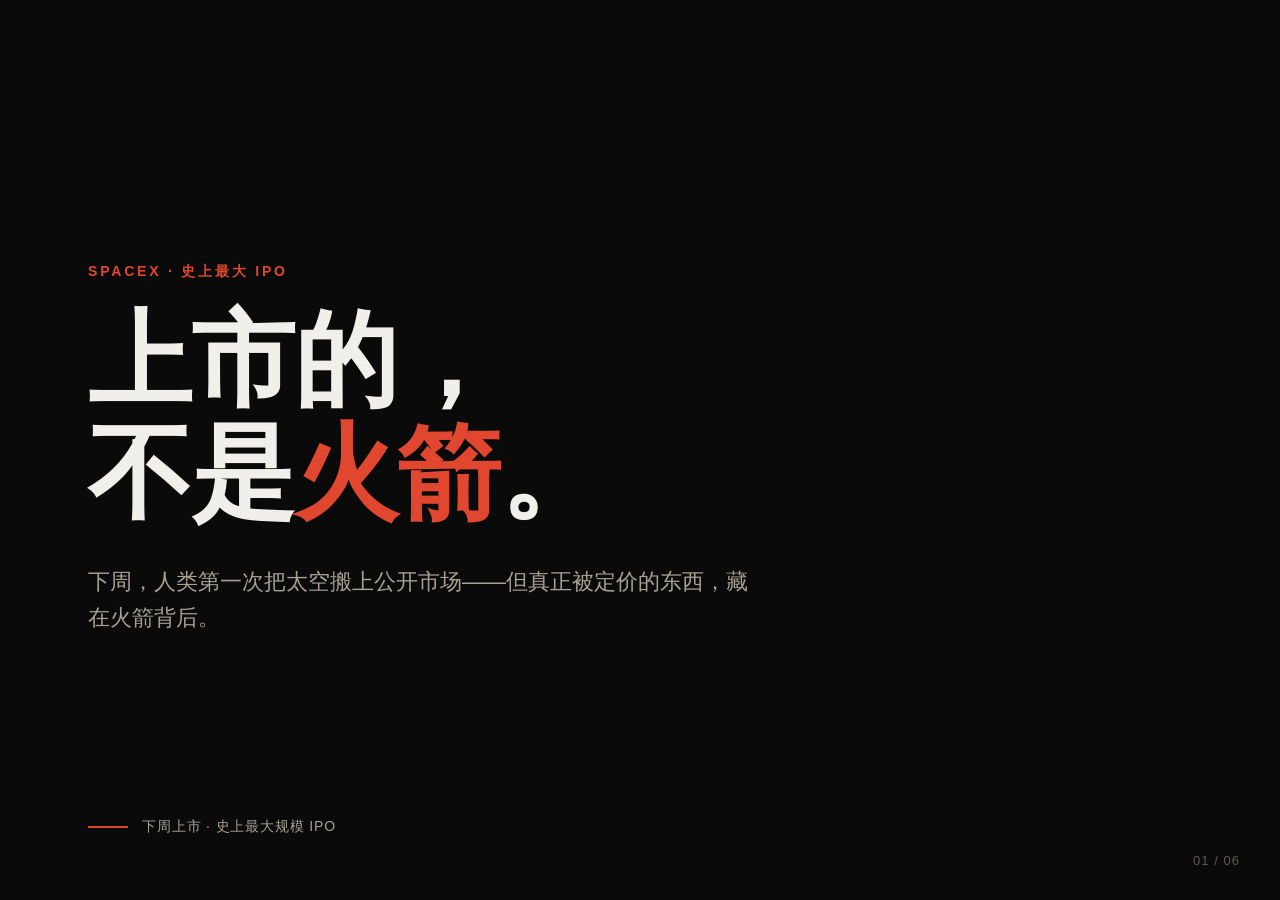
<file: assets/examples/spacex-ipo/index.html>
<!doctype html>
<html lang="zh">
<head>
<meta charset="UTF-8" />
<meta name="viewport" content="width=1280, height=720" />
<title>上市的，不是火箭</title>
<style>
  /* ===== style_lock: editorial-magazine ===== */
  :root{
    --bg:#F1EFEA; --ink:#0A0A0B; --muted:#5E5A52; --line:#D8D1C3;
    --accent:#E0472E; --paper:#F1EFEA;
    --dark:#0A0A0B; --on-dark:#F1EFEA; --on-dark-muted:#A8A092;
    --serif:Georgia,"Times New Roman","Noto Serif SC","Songti SC",serif;
    --sans:Inter,"Helvetica Neue","Noto Sans SC","PingFang SC",sans-serif;
  }
  *{margin:0;padding:0;box-sizing:border-box}
  html,body{width:1280px;height:720px;overflow:hidden;background:var(--bg);color:var(--ink);font-family:var(--sans);-webkit-font-smoothing:antialiased}
  .deck{position:fixed;inset:0;display:flex;flex-wrap:nowrap;width:600vw;height:100vh;transition:transform .45s cubic-bezier(.4,0,.2,1)}
  .slide{flex:0 0 100vw;width:100vw;height:100vh;overflow:hidden;position:relative;background:var(--paper)}
  .pad{position:absolute;inset:0;padding:72px 88px;display:flex;flex-direction:column}
  .num{font-variant-numeric:tabular-nums;font-feature-settings:"tnum"}
  .kicker{font-size:14px;font-weight:700;letter-spacing:.2em;text-transform:uppercase;color:var(--accent)}
  .pageno{position:absolute;right:40px;bottom:32px;font-size:13px;color:var(--muted);font-variant-numeric:tabular-nums;letter-spacing:.08em}
  .dark{background:var(--dark);color:var(--on-dark)}
  .dark .kicker{color:var(--accent)}
  .serif{font-family:var(--serif)}
  .accent{color:var(--accent)}

  /* P01 — cover (dark) */
  #s1 .pad{justify-content:center}
  #s1 .hero{font-family:var(--serif);font-size:104px;line-height:1.08;font-weight:700;letter-spacing:-.01em;margin-top:24px}
  #s1 .sub{font-size:22px;color:var(--on-dark-muted);margin-top:34px;max-width:680px;line-height:1.65;font-weight:300}
  #s1 .dateline{position:absolute;left:88px;bottom:64px;font-size:14px;color:var(--on-dark-muted);letter-spacing:.06em;display:flex;align-items:center;gap:14px}
  #s1 .dateline .bar{width:40px;height:2px;background:var(--accent)}

  /* P02 — comparison (paper) */
  #s2 .pad{justify-content:center}
  #s2 .head{font-family:var(--serif);font-size:52px;font-weight:700;line-height:1.18;letter-spacing:-.01em;margin-top:18px;max-width:920px}
  #s2 .cmp{display:flex;margin-top:56px;gap:0}
  #s2 .col{flex:1;padding:0 48px}
  #s2 .col.right{border-left:2px solid var(--accent)}
  #s2 .col .lab{font-family:var(--serif);font-size:30px;font-weight:700;letter-spacing:.02em}
  #s2 .col.right .lab{color:var(--accent)}
  #s2 .col .tags{margin-top:22px;display:flex;flex-direction:column;gap:14px}
  #s2 .col .t{font-size:21px;color:var(--ink);font-weight:500}
  #s2 .col .t .d{color:var(--muted);font-weight:400;font-size:17px}
  #s2 .col.left .t{color:var(--muted)}

  /* P03 — big-idea / number anchor (paper) */
  #s3 .pad{flex-direction:row;align-items:center;gap:64px;padding:72px 88px}
  #s3 .left{flex:0 0 470px}
  #s3 .left .anchor{font-family:var(--serif);font-size:128px;font-weight:700;color:var(--accent);line-height:.98;letter-spacing:-.02em;margin-top:14px}
  #s3 .left .romlab{font-size:14px;letter-spacing:.22em;color:var(--muted);margin-top:18px;text-transform:uppercase}
  #s3 .right{flex:1;border-left:1px solid var(--line);padding-left:56px;display:flex;flex-direction:column;gap:30px}
  #s3 .ledger .r-lab{font-size:15px;letter-spacing:.04em;color:var(--muted);margin-bottom:8px}
  #s3 .ledger .r-main{font-family:var(--serif);font-size:30px;font-weight:700;line-height:1.25;max-width:480px}
  #s3 .ledger .r-main em{font-style:normal;color:var(--accent)}
  #s3 .cover-net{font-size:19px;color:var(--ink);max-width:470px;line-height:1.55}
  #s3 .cover-net b{font-size:28px;font-family:var(--serif);color:var(--ink)}
  #s3 .foot{position:absolute;left:88px;bottom:30px;font-size:11px;color:var(--muted);letter-spacing:.03em}

  /* P04 — framework / 4-step flow (paper) */
  #s4 .pad{justify-content:center}
  #s4 .head{font-family:var(--serif);font-size:42px;font-weight:700;line-height:1.2;max-width:900px;letter-spacing:-.01em}
  #s4 .flow{display:flex;align-items:flex-start;margin-top:64px;gap:0}
  #s4 .step{flex:1;padding-right:18px}
  #s4 .step .n{font-family:var(--serif);font-size:44px;font-weight:700;color:var(--accent);line-height:1}
  #s4 .step .lab{font-size:19px;font-weight:600;color:var(--ink);margin-top:16px;line-height:1.4;max-width:200px}
  #s4 .arrow{flex:0 0 40px;align-self:flex-start;margin-top:14px;color:var(--line);font-size:30px;text-align:center}
  #s4 .punch{margin-top:60px;font-family:var(--serif);font-size:26px;font-weight:700;color:var(--ink)}
  #s4 .punch .accent{color:var(--accent)}

  /* P05 — quote (dark) */
  #s5 .pad{justify-content:center}
  #s5 .q{font-family:var(--serif);font-size:66px;font-weight:700;line-height:1.22;letter-spacing:-.01em;max-width:1000px;margin-top:22px}
  #s5 .rows{margin-top:48px;display:flex;flex-direction:column;gap:14px;max-width:880px}
  #s5 .row{display:flex;gap:18px;align-items:baseline;font-size:20px;color:var(--on-dark-muted)}
  #s5 .row .k{flex:0 0 64px;color:var(--accent);font-weight:700;font-size:16px;letter-spacing:.04em}
  #s5 .row b{color:var(--on-dark);font-weight:600}

  /* P06 — closing (paper) */
  #s6 .pad{justify-content:center}
  #s6 .head{font-family:var(--serif);font-size:42px;font-weight:700;line-height:1.2;max-width:900px;letter-spacing:-.01em}
  #s6 .pts{margin-top:44px;display:flex;flex-direction:column;gap:20px}
  #s6 .pt{display:flex;gap:22px;align-items:baseline}
  #s6 .pt .n{font-family:var(--serif);font-size:28px;font-weight:700;color:var(--accent);flex:0 0 36px}
  #s6 .pt .tx{font-size:22px;color:var(--ink);font-weight:600;line-height:1.4}
  #s6 .pt .tx .d{display:block;font-size:17px;color:var(--muted);font-weight:400;margin-top:3px}
  #s6 .memory{margin-top:52px;padding-top:30px;border-top:2px solid var(--accent);font-family:var(--serif);font-size:36px;font-weight:700;line-height:1.25}
  #s6 .memory .accent{color:var(--accent)}
</style>
</head>
<body>
  <main id="deck" class="deck">

    <!-- P01 -->
    <section class="slide dark" id="s1" data-page-id="P01" data-layout="cover">
      <div class="pad">
        <div class="kicker">SpaceX · 史上最大 IPO</div>
        <h1 class="hero">上市的，<br/>不是<span class="accent">火箭</span>。</h1>
        <p class="sub">下周，人类第一次把太空搬上公开市场——但真正被定价的东西，藏在火箭背后。</p>
      </div>
      <div class="dateline"><span class="bar"></span><span>下周上市 · 史上最大规模 IPO</span></div>
      <div class="pageno num">01 / 06</div>
    </section>

    <!-- P02 -->
    <section class="slide" id="s2" data-page-id="P02" data-layout="comparison">
      <div class="pad">
        <div class="kicker">重新定义这场 IPO</div>
        <h2 class="head">你以为买的是发射台。<br/>其实买的是<span class="accent">收费站</span>。</h2>
        <div class="cmp">
          <div class="col left">
            <div class="lab">火箭</div>
            <div class="tags">
              <div class="t">一次性 <span class="d">— 发一次，烧一次钱</span></div>
              <div class="t">成本中心 <span class="d">— 很贵、很猛、很性感</span></div>
              <div class="t">护城河 <span class="d">— 是壁垒，不是收银台</span></div>
            </div>
          </div>
          <div class="col right">
            <div class="lab">STARLINK</div>
            <div class="tags">
              <div class="t">经常性 <span class="d">— 用户月月付费</span></div>
              <div class="t">收入引擎 <span class="d">— 真正往账上打钱</span></div>
              <div class="t">现金流 <span class="d">— 铺在天上的收费网络</span></div>
            </div>
          </div>
        </div>
      </div>
      <div class="pageno num">02 / 06</div>
    </section>

    <!-- P03 -->
    <section class="slide" id="s3" data-page-id="P03" data-layout="big-idea">
      <div class="pad">
        <div class="left">
          <div class="kicker">重点 · 真正的引擎</div>
          <div class="anchor serif">经常性</div>
          <div class="romlab">Recurring Revenue</div>
        </div>
        <div class="right">
          <div class="ledger">
            <div class="r-lab">火箭收入</div>
            <div class="r-main">发一次 · 收一次 —— <em>一次性，封顶</em></div>
          </div>
          <div class="ledger">
            <div class="r-lab">Starlink 收入</div>
            <div class="r-main">发一次 · 月月收 · 年年收 —— <em>经常性，复利</em></div>
          </div>
          <p class="cover-net">一张覆盖 <b class="num">100+</b> 国家的收费网络——卫星一旦上天，收入就像复利一样滚。</p>
        </div>
      </div>
      <div class="foot">注：营收形状对比为商业模式逻辑示意，非具体财报数据。</div>
      <div class="pageno num">03 / 06</div>
    </section>

    <!-- P04 -->
    <section class="slide" id="s4" data-page-id="P04" data-layout="framework">
      <div class="pad">
        <div class="kicker">为什么别人抄不动</div>
        <h2 class="head">垂直整合：一家公司，闭环吃下整条链。</h2>
        <div class="flow">
          <div class="step"><div class="n num">01</div><div class="lab">自己造火箭</div></div>
          <div class="arrow">→</div>
          <div class="step"><div class="n num">02</div><div class="lab">把发射成本打到地板</div></div>
          <div class="arrow">→</div>
          <div class="step"><div class="n num">03</div><div class="lab">批量铺星座</div></div>
          <div class="arrow">→</div>
          <div class="step"><div class="n num">04</div><div class="lab">向全球收月费</div></div>
        </div>
        <div class="punch">省下的每一块发射成本 <span class="accent">→</span> 最后都变成订阅利润。</div>
      </div>
      <div class="pageno num">04 / 06</div>
    </section>

    <!-- P05 -->
    <section class="slide dark" id="s5" data-page-id="P05" data-layout="quote">
      <div class="pad">
        <div class="kicker">这才是历史意义</div>
        <blockquote class="q">太空，第一次作为一门<span class="accent">"现金流生意"</span>，被公开市场定价。</blockquote>
        <div class="rows">
          <div class="row"><span class="k">过去</span><span>政府合同 + 持续烧钱，普通人买不到、不敢买</span></div>
          <div class="row"><span class="k">现在</span><span><b>可估值、可持有的资产类别</b>——估值锚从"航天承包商"变成"全球基础设施平台"</span></div>
        </div>
      </div>
      <div class="pageno num" style="color:var(--on-dark-muted)">05 / 06</div>
    </section>

    <!-- P06 -->
    <section class="slide" id="s6" data-page-id="P06" data-layout="closing">
      <div class="pad">
        <div class="kicker">所以，别盯着发射直播</div>
        <h2 class="head">看这家公司，看三件事——不是火箭。</h2>
        <div class="pts">
          <div class="pt"><span class="n num">01</span><span class="tx">ARPU 与留存<span class="d">这座收费站赚不赚钱、用户走不走</span></span></div>
          <div class="pt"><span class="n num">02</span><span class="tx">星座覆盖与容量<span class="d">这张网络的护城河有多深</span></span></div>
          <div class="pt"><span class="n num">03</span><span class="tx">估值锚<span class="d">按基础设施 / 电信平台估，别拿航天股的尺子量</span></span></div>
        </div>
        <div class="memory">火箭负责上头条，<span class="accent">Starlink 负责上财报</span>。</div>
      </div>
      <div class="pageno num">06 / 06</div>
    </section>

  </main>

  <nav class="slide-controls" hidden></nav>
  <div id="index" class="slide-index" hidden></div>
  <script>
    let i=0;
    const deck=document.getElementById('deck');
    const n=document.querySelectorAll('.slide').length;
    function go(k){i=Math.max(0,Math.min(n-1,k));deck.style.transform='translateX(-'+i*100+'vw)';}
    addEventListener('keydown',e=>{
      if(e.key==='ArrowRight'||e.key===' ')go(i+1);
      if(e.key==='ArrowLeft')go(i-1);
      if(e.key==='Home')go(0);
      if(e.key==='End')go(n-1);
    });
    // touch swipe
    let x0=null;
    addEventListener('touchstart',e=>x0=e.touches[0].clientX,{passive:true});
    addEventListener('touchend',e=>{if(x0===null)return;const dx=e.changedTouches[0].clientX-x0;if(Math.abs(dx)>40)go(i+(dx<0?1:-1));x0=null;},{passive:true});
  </script>
</body>
</html>
</file>
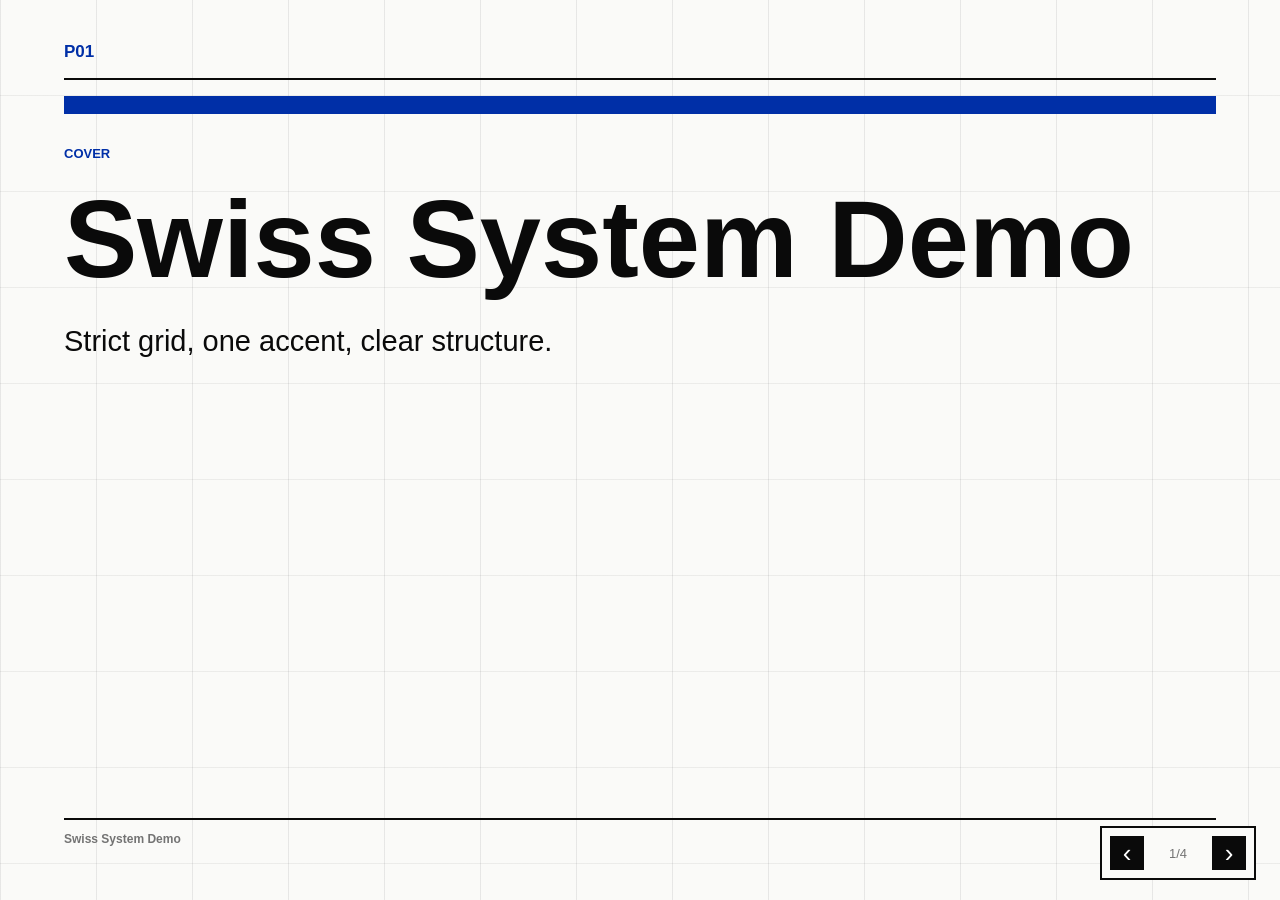
<file: assets/examples/swiss-system-demo/index.html>
<!doctype html>
<html lang="en-US">
<head>
  <meta charset="utf-8">
  <meta name="viewport" content="width=device-width, initial-scale=1">
  <title>Swiss System Demo</title>
  <style>
:root {
  --asp-bg: #FAFAF8;
  --asp-ink: #0A0A0A;
  --asp-accent: #002FA7;
  --asp-font-heading: "Helvetica Neue", Arial, "Noto Sans SC", sans-serif;
  --asp-font-body: "Helvetica Neue", Arial, "Noto Sans SC", sans-serif;
  --asp-muted: #737373;
  --asp-line: #D4D4D2;
}

:root {
  --asp-surface: #F0F0EE;
  --asp-surface-strong: #E4E4E1;
  --asp-accent-soft: #DDE6FF;
  --swiss-grey-1: #F0F0EE;
  --swiss-grey-2: #D4D4D2;
  --swiss-grey-3: #737373;
  --asp-radius: 0;
  --asp-shadow: none;
}

* {
  box-sizing: border-box;
}

html,
body {
  width: 100%;
  height: 100%;
  margin: 0;
  overflow: hidden;
  background: var(--asp-bg);
  color: var(--asp-ink);
  font-family: var(--asp-font-body);
  letter-spacing: 0;
}

body {
  -webkit-font-smoothing: antialiased;
  text-rendering: optimizeLegibility;
}

.deck {
  position: fixed;
  inset: 0;
  display: flex;
  flex-wrap: nowrap;
  width: 10000vw;
  height: 100vh;
  transition: transform 360ms ease;
}

.slide {
  position: relative;
  flex: 0 0 100vw;
  width: 100vw;
  height: 100vh;
  padding: 42px 64px 54px;
  overflow: hidden;
  background:
    linear-gradient(90deg, rgba(10, 10, 10, 0.08) 1px, transparent 1px),
    linear-gradient(0deg, rgba(10, 10, 10, 0.06) 1px, transparent 1px),
    var(--asp-bg);
  background-size: 96px 96px;
}

.slide::before {
  content: attr(data-page-id);
  position: absolute;
  top: 42px;
  left: 64px;
  color: var(--asp-accent);
  font-size: 17px;
  font-weight: 800;
}

.slide::after {
  content: "";
  position: absolute;
  left: 64px;
  right: 64px;
  top: 78px;
  height: 2px;
  background: var(--asp-ink);
}

.slide-inner {
  position: relative;
  z-index: 1;
  display: grid;
  grid-template-rows: auto 1fr auto;
  width: min(1520px, 100%);
  height: 100%;
  margin: 0 auto;
  gap: 30px;
  padding-top: 54px;
}

.slide-kicker,
.slide-meta,
.eyebrow {
  color: var(--asp-accent);
  font-size: 13px;
  font-weight: 800;
  letter-spacing: 0;
  text-transform: uppercase;
}

.slide-title {
  max-width: 1160px;
  margin: 12px 0 0;
  color: var(--asp-ink);
  font-family: var(--asp-font-heading);
  font-size: 76px;
  line-height: 0.94;
  font-weight: 800;
}

.slide-subtitle {
  max-width: 900px;
  margin: 18px 0 0;
  color: var(--swiss-grey-3);
  font-size: 24px;
  line-height: 1.42;
}

.slide-body {
  color: var(--asp-ink);
  font-size: 23px;
  line-height: 1.5;
}

.slide-footer {
  display: grid;
  grid-template-columns: 1fr auto;
  gap: 20px;
  align-items: center;
  border-top: 2px solid var(--asp-ink);
  padding-top: 12px;
  color: var(--swiss-grey-3);
  font-size: 12px;
  font-weight: 700;
}

.content-grid {
  display: grid;
  gap: 18px;
  align-items: stretch;
}

.two-col {
  grid-template-columns: repeat(2, minmax(0, 1fr));
}

.three-col {
  grid-template-columns: repeat(3, minmax(0, 1fr));
}

.panel,
.tile,
.image-placeholder,
.quote-block {
  border: 2px solid var(--asp-ink);
  border-radius: 0;
  background: var(--asp-bg);
  box-shadow: none;
}

.panel,
.tile {
  padding: 26px;
}

.tile h3,
.panel h3 {
  margin: 0 0 14px;
  font-size: 29px;
  line-height: 1.06;
  font-weight: 800;
}

.tile p,
.panel p {
  margin: 0;
  color: var(--swiss-grey-3);
  font-size: 18px;
  line-height: 1.48;
}

.body-list {
  display: grid;
  gap: 0;
  margin: 0;
  padding: 0;
  list-style: none;
  border-top: 2px solid var(--asp-ink);
}

.body-list li {
  position: relative;
  padding: 18px 0 18px 44px;
  border-bottom: 1px solid var(--swiss-grey-2);
}

.body-list li::before {
  content: "";
  position: absolute;
  left: 0;
  top: 20px;
  width: 20px;
  height: 20px;
  background: var(--asp-accent);
}

.hero-layout {
  align-content: center;
  justify-items: stretch;
}

.hero-title {
  max-width: 1220px;
  margin: 0;
  font-family: var(--asp-font-heading);
  font-size: 110px;
  line-height: 0.88;
  font-weight: 900;
}

.hero-message {
  max-width: 760px;
  margin: 34px 0 0;
  color: var(--asp-ink);
  font-size: 29px;
  line-height: 1.34;
}

.accent-bar {
  width: 100%;
  height: 18px;
  margin-bottom: 32px;
  background: var(--asp-accent);
}

.section-number {
  color: var(--asp-accent);
  font-size: 230px;
  line-height: 0.78;
  font-weight: 900;
}

.big-idea {
  display: grid;
  align-content: center;
  min-height: 65vh;
}

.big-idea .statement {
  max-width: 1200px;
  margin: 0;
  font-size: 76px;
  line-height: 1.02;
  font-weight: 800;
}

.quote-block {
  align-self: center;
  display: grid;
  grid-template-columns: 160px 1fr;
  gap: 34px;
  padding: 44px;
  background: var(--asp-accent);
  color: white;
}

.quote-mark {
  color: white;
  font-size: 120px;
  line-height: 0.62;
  font-weight: 900;
}

.quote-text {
  margin: 0;
  font-size: 48px;
  line-height: 1.16;
  font-weight: 800;
}

.quote-caption {
  grid-column: 2;
  margin-top: 16px;
  color: rgba(255, 255, 255, 0.78);
  font-size: 18px;
  font-weight: 700;
}

.step-list {
  display: grid;
  gap: 0;
  margin: 0;
  padding: 0;
  list-style: none;
  border-top: 2px solid var(--asp-ink);
}

.step {
  display: grid;
  grid-template-columns: 86px 1fr;
  gap: 24px;
  align-items: start;
  padding: 22px 0;
  border-bottom: 1px solid var(--swiss-grey-2);
}

.step-num {
  color: var(--asp-accent);
  font-size: 38px;
  line-height: 1;
  font-weight: 900;
}

.step-title {
  margin: 0 0 4px;
  font-size: 30px;
  line-height: 1.08;
}

.step-copy {
  margin: 0;
  color: var(--swiss-grey-3);
  font-size: 18px;
  line-height: 1.46;
}

.comparison {
  display: grid;
  grid-template-columns: repeat(4, minmax(0, 1fr));
  gap: 16px;
}

.comparison .panel {
  min-height: 360px;
}

.comparison .panel:nth-child(1),
.comparison .panel:nth-child(4) {
  background: var(--asp-accent);
  color: white;
}

.comparison .panel:nth-child(1) p,
.comparison .panel:nth-child(4) p {
  color: rgba(255, 255, 255, 0.78);
}

.image-placeholder {
  display: grid;
  place-items: center;
  min-height: 390px;
  padding: 28px;
  color: var(--swiss-grey-3);
  text-align: center;
  background: var(--swiss-grey-1);
}

.image-placeholder img {
  width: 100%;
  height: 100%;
  max-height: 470px;
  object-fit: cover;
  border-radius: 0;
}

.closing-title {
  max-width: 1080px;
  margin: 0;
  font-size: 88px;
  line-height: 0.94;
  font-weight: 900;
}

.closing-actions {
  display: grid;
  grid-template-columns: repeat(3, 1fr);
  gap: 16px;
  margin-top: 40px;
}

.slide[data-layout="section-divider"] {
  background: var(--asp-ink);
  color: white;
}

.slide[data-layout="section-divider"]::after {
  background: white;
}

.slide[data-layout="section-divider"] .slide-title,
.slide[data-layout="section-divider"] .slide-subtitle,
.slide[data-layout="section-divider"] .slide-footer,
.slide[data-layout="section-divider"] .slide-meta {
  color: white;
}

.slide[data-layout="section-divider"] .section-number {
  color: var(--asp-accent);
}

.slide[data-layout="section-divider"] .slide-footer {
  border-color: white;
}

.slide-controls {
  position: fixed;
  right: 24px;
  bottom: 20px;
  z-index: 20;
  display: flex;
  align-items: center;
  gap: 10px;
  padding: 8px;
  border: 2px solid var(--asp-ink);
  border-radius: 0;
  background: var(--asp-bg);
}

.nav-button {
  display: grid;
  place-items: center;
  width: 34px;
  height: 34px;
  border: 0;
  border-radius: 0;
  background: var(--asp-ink);
  color: white;
  font-size: 26px;
  line-height: 1;
  cursor: pointer;
}

.progress {
  min-width: 48px;
  color: var(--swiss-grey-3);
  font-size: 13px;
  text-align: center;
}

.slide-index {
  position: fixed;
  inset: 0;
  z-index: 30;
  padding: 42px;
  background: rgba(250, 250, 248, 0.96);
}

.index-grid {
  display: grid;
  grid-template-columns: repeat(auto-fill, minmax(210px, 1fr));
  gap: 16px;
}

.index-card {
  min-height: 120px;
  padding: 18px;
  border: 2px solid var(--asp-ink);
  border-radius: 0;
  background: var(--asp-bg);
  color: var(--asp-ink);
  text-align: left;
  cursor: pointer;
}

.index-card strong {
  display: block;
  margin-bottom: 10px;
  font-size: 13px;
  color: var(--asp-accent);
}

.index-card span {
  font-size: 18px;
  line-height: 1.35;
}

.notes {
  display: none;
}

@media (max-width: 900px) {
  .slide {
    padding: 34px 28px 58px;
  }

  .slide::before,
  .slide::after {
    display: none;
  }

  .slide-title,
  .hero-title,
  .closing-title {
    font-size: 46px;
    line-height: 1.02;
  }

  .big-idea .statement,
  .quote-text {
    font-size: 38px;
  }

  .quote-block,
  .two-col,
  .three-col,
  .comparison,
  .closing-actions {
    grid-template-columns: 1fr;
  }

  .slide-controls {
    left: 50%;
    right: auto;
    transform: translateX(-50%);
  }
}

  </style>
</head>
<body>
  <main id="deck" class="deck" aria-label="Swiss System Demo">
  <section class="slide" data-page-id="P01" data-layout="cover" data-role="cover">
<div class="slide-inner hero-layout">
  <header>
    <div class="accent-bar"></div>
    <div class="slide-kicker">cover</div>
  </header>
  <section>
    <h1 class="hero-title">Swiss System Demo</h1>
    <p class="hero-message">Strict grid, one accent, clear structure.</p>
  </section>
  <footer class="slide-footer">
    <span>Swiss System Demo</span>
    <span>1 / 4</span>
  </footer>
</div>
<aside class="notes" hidden>This sample uses repository placeholder PNGs so UAT can run without consuming API quota.</aside>


  </section>
  <section class="slide" data-page-id="P02" data-layout="two-column" data-role="context">
<div class="slide-inner">
  <header>
    <div class="slide-kicker">context</div>
    <h2 class="slide-title">Grid Rules</h2>
  </header>
  <section class="content-grid two-col">
    <div class="panel">
      <h3>Grid Rules</h3>
      <p>Lead: one clear structure statement</p>
    </div>
    <div class="slide-body">
      <ul class="body-list">
        <li>Alignment: every block follows the grid</li>
        <li>Accent: one Klein blue signal</li>
        <li>Density: information is compact but readable</li>
      </ul>
    </div>
  </section>
  <footer class="slide-footer">
    <span>P02 / two-column</span>
    <span>2 / 4</span>
  </footer>
</div>
<aside class="notes" hidden>Use this page to explain that image-first still preserves prompts and manifests for later regeneration.</aside>

  </section>
  <section class="slide" data-page-id="P03" data-layout="framework" data-role="framework">
<div class="slide-inner">
  <header>
    <div class="slide-kicker">framework</div>
    <h2 class="slide-title">Operating Model</h2>
    <p class="slide-subtitle">The preset contract is an operating model.</p>
  </header>
  <section class="content-grid three-col">
        <article class="tile"><h3>Lock</h3><p>style values are frozen</p></article>
    <article class="tile"><h3>Render</h3><p>build_html.py loads CSS</p></article>
    <article class="tile"><h3>Check</h3><p>Style Guard catches drift</p></article>
  </section>
  <footer class="slide-footer">
    <span>P03 / framework</span>
    <span>3 / 4</span>
  </footer>
</div>
<aside class="notes" hidden>This page maps to the required prompts/ and images_manifest.json files in the sample.</aside>


  </section>
  <section class="slide" data-page-id="P04" data-layout="closing" data-role="takeaway">
<div class="slide-inner hero-layout">
  <header>
    <div class="accent-bar"></div>
    <div class="slide-kicker">takeaway</div>
  </header>
  <section>
    <h2 class="closing-title">Ship the System</h2>
    <p class="hero-message">If the grid holds, the demo is ready.</p>
    <div class="closing-actions">
          <article class="tile"><h3>Build</h3><p>run build_html.py</p></article>
    <article class="tile"><h3>Validate</h3><p>run validate_html.py</p></article>
    <article class="tile"><h3>Review</h3><p>open in browser</p></article>
    </div>
  </section>
  <footer class="slide-footer">
    <span>Swiss System Demo</span>
    <span>4 / 4</span>
  </footer>
</div>
<aside class="notes" hidden>Close by reminding UAT testers not to submit full production batches before a single-page smoke passes.</aside>


  </section>
  </main>
  <nav class="slide-controls" aria-label="Slide controls">
    <button type="button" class="nav-button" data-action="prev" aria-label="Previous slide">‹</button>
    <div class="progress" aria-live="polite"><span id="current-slide">1</span><span>/</span><span id="total-slides">4</span></div>
    <button type="button" class="nav-button" data-action="next" aria-label="Next slide">›</button>
  </nav>
  <div id="index" class="slide-index" hidden>
    <div class="index-grid" role="list">
      <button class="index-card" type="button" role="listitem" data-index-target="0"><strong>01</strong><span>Swiss System Demo</span></button>
      <button class="index-card" type="button" role="listitem" data-index-target="1"><strong>02</strong><span>Grid Rules</span></button>
      <button class="index-card" type="button" role="listitem" data-index-target="2"><strong>03</strong><span>Operating Model</span></button>
      <button class="index-card" type="button" role="listitem" data-index-target="3"><strong>04</strong><span>Ship the System</span></button>
    </div>
  </div>
  <script>
  (() => {
    const deck = document.getElementById("deck");
    const slides = Array.from(document.querySelectorAll(".slide"));
    const current = document.getElementById("current-slide");
    const index = document.getElementById("index");
    let active = 0;

    function clamp(value) {
      return Math.max(0, Math.min(slides.length - 1, value));
    }

    function go(next) {
      active = clamp(next);
      deck.style.transform = `translateX(${-active * 100}vw)`;
      current.textContent = String(active + 1);
      slides.forEach((slide, i) => {
        slide.setAttribute("aria-hidden", i === active ? "false" : "true");
      });
    }

    function toggleIndex(force) {
      const show = typeof force === "boolean" ? force : index.hidden;
      index.hidden = !show;
    }

    document.querySelector('[data-action="prev"]').addEventListener("click", () => go(active - 1));
    document.querySelector('[data-action="next"]').addEventListener("click", () => go(active + 1));
    document.querySelectorAll("[data-index-target]").forEach((button) => {
      button.addEventListener("click", () => {
        toggleIndex(false);
        go(Number(button.dataset.indexTarget));
      });
    });

    window.addEventListener("keydown", (event) => {
      if (event.key === "ArrowRight" || event.key === "PageDown" || event.key === " ") go(active + 1);
      if (event.key === "ArrowLeft" || event.key === "PageUp") go(active - 1);
      if (event.key === "Escape") toggleIndex();
    });

    let touchStart = null;
    window.addEventListener("touchstart", (event) => {
      touchStart = event.changedTouches[0].clientX;
    }, { passive: true });
    window.addEventListener("touchend", (event) => {
      if (touchStart === null) return;
      const delta = event.changedTouches[0].clientX - touchStart;
      if (Math.abs(delta) > 48) go(active + (delta < 0 ? 1 : -1));
      touchStart = null;
    }, { passive: true });

    go(0);
  })();
  </script>
</body>
</html>
</file>
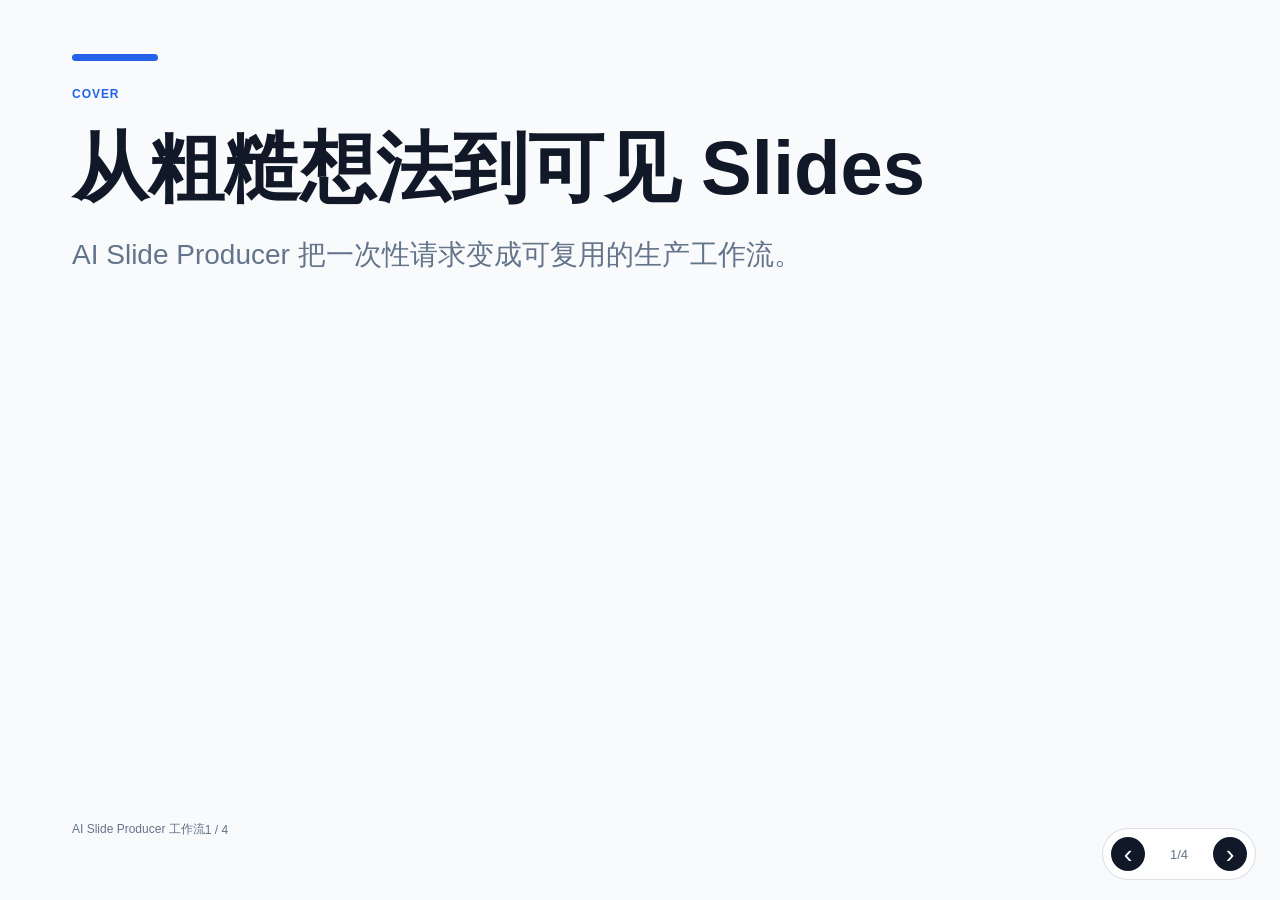
<file: assets/examples/teaching-clean-demo/index.html>
<!doctype html>
<html lang="zh-CN">
<head>
  <meta charset="utf-8">
  <meta name="viewport" content="width=device-width, initial-scale=1">
  <title>AI Slide Producer 工作流</title>
  <style>
:root {
  --asp-bg: #F8FAFC;
  --asp-ink: #111827;
  --asp-accent: #2563EB;
  --asp-font-heading: Inter, "Noto Sans SC", sans-serif;
  --asp-font-body: Inter, "Noto Sans SC", sans-serif;
  --asp-muted: #64748B;
  --asp-line: #D7DEE8;
}

:root {
  --asp-bg: #F8FAFC;
  --asp-surface: #FFFFFF;
  --asp-ink: #111827;
  --asp-muted: #64748B;
  --asp-accent: #2563EB;
  --asp-accent-soft: #DBEAFE;
  --asp-line: #D7DEE8;
  --asp-font-heading: Inter, "Noto Sans SC", sans-serif;
  --asp-font-body: Inter, "Noto Sans SC", sans-serif;
  --asp-radius: 8px;
  --asp-shadow: 0 18px 50px rgba(15, 23, 42, 0.10);
}

* {
  box-sizing: border-box;
}

html,
body {
  width: 100%;
  height: 100%;
  margin: 0;
  overflow: hidden;
  background: var(--asp-bg);
  color: var(--asp-ink);
  font-family: var(--asp-font-body);
  letter-spacing: 0;
}

body {
  -webkit-font-smoothing: antialiased;
  text-rendering: optimizeLegibility;
}

.deck {
  position: fixed;
  inset: 0;
  display: flex;
  flex-wrap: nowrap;
  width: 10000vw;
  height: 100vh;
  transition: transform 420ms ease;
}

.slide {
  position: relative;
  flex: 0 0 100vw;
  width: 100vw;
  height: 100vh;
  padding: 54px 72px 62px;
  overflow: hidden;
  background: var(--asp-bg);
}

.slide-inner {
  position: relative;
  display: grid;
  grid-template-rows: auto 1fr auto;
  width: min(1500px, 100%);
  height: 100%;
  margin: 0 auto;
  gap: 28px;
}

.slide-kicker,
.slide-meta,
.eyebrow {
  color: var(--asp-accent);
  font-size: 12px;
  font-weight: 700;
  letter-spacing: 0.08em;
  text-transform: uppercase;
}

.slide-title {
  margin: 0;
  color: var(--asp-ink);
  font-family: var(--asp-font-heading);
  font-size: 56px;
  line-height: 1.08;
  font-weight: 760;
}

.slide-subtitle {
  max-width: 880px;
  margin: 16px 0 0;
  color: var(--asp-muted);
  font-size: 24px;
  line-height: 1.45;
}

.slide-body {
  color: var(--asp-ink);
  font-size: 23px;
  line-height: 1.55;
}

.slide-footer {
  display: flex;
  align-items: center;
  justify-content: space-between;
  color: var(--asp-muted);
  font-size: 12px;
}

.content-grid {
  display: grid;
  gap: 28px;
  align-items: center;
}

.two-col {
  grid-template-columns: minmax(0, 1fr) minmax(0, 1fr);
}

.three-col {
  grid-template-columns: repeat(3, minmax(0, 1fr));
}

.panel,
.tile,
.image-placeholder,
.quote-block {
  border: 1px solid var(--asp-line);
  border-radius: var(--asp-radius);
  background: var(--asp-surface);
  box-shadow: var(--asp-shadow);
}

.panel,
.tile {
  padding: 28px;
}

.tile h3,
.panel h3 {
  margin: 0 0 12px;
  font-size: 25px;
  line-height: 1.25;
}

.tile p,
.panel p {
  margin: 0;
  color: var(--asp-muted);
  font-size: 19px;
  line-height: 1.55;
}

.body-list {
  display: grid;
  gap: 16px;
  margin: 0;
  padding: 0;
  list-style: none;
}

.body-list li {
  position: relative;
  padding-left: 26px;
}

.body-list li::before {
  content: "";
  position: absolute;
  left: 0;
  top: 0.72em;
  width: 8px;
  height: 8px;
  border-radius: 50%;
  background: var(--asp-accent);
}

.hero-layout {
  align-content: center;
  justify-items: start;
}

.hero-title {
  max-width: 1050px;
  margin: 0;
  font-family: var(--asp-font-heading);
  font-size: 76px;
  line-height: 1.02;
  font-weight: 800;
}

.hero-message {
  max-width: 850px;
  margin: 28px 0 0;
  color: var(--asp-muted);
  font-size: 28px;
  line-height: 1.42;
}

.accent-bar {
  width: 86px;
  height: 7px;
  margin-bottom: 26px;
  border-radius: 999px;
  background: var(--asp-accent);
}

.section-number {
  color: var(--asp-accent-soft);
  font-size: 190px;
  line-height: 0.9;
  font-weight: 800;
}

.big-idea {
  display: grid;
  align-content: center;
  min-height: 65vh;
}

.big-idea .statement {
  max-width: 1100px;
  margin: 0;
  font-size: 64px;
  line-height: 1.12;
  font-weight: 780;
}

.quote-block {
  padding: 48px;
}

.quote-mark {
  color: var(--asp-accent);
  font-size: 78px;
  line-height: 0.7;
}

.quote-text {
  margin: 0;
  font-size: 42px;
  line-height: 1.28;
  font-weight: 700;
}

.quote-caption {
  margin-top: 24px;
  color: var(--asp-muted);
  font-size: 19px;
}

.step-list {
  display: grid;
  gap: 18px;
  margin: 0;
  padding: 0;
  list-style: none;
}

.step {
  display: grid;
  grid-template-columns: 56px 1fr;
  gap: 18px;
  align-items: start;
  padding: 20px 0;
  border-top: 1px solid var(--asp-line);
}

.step-num {
  display: grid;
  place-items: center;
  width: 46px;
  height: 46px;
  border-radius: 50%;
  background: var(--asp-accent-soft);
  color: var(--asp-accent);
  font-weight: 800;
}

.step-title {
  margin: 0 0 6px;
  font-size: 24px;
}

.step-copy {
  margin: 0;
  color: var(--asp-muted);
  font-size: 18px;
  line-height: 1.48;
}

.comparison {
  display: grid;
  grid-template-columns: 1fr 1fr;
  gap: 24px;
}

.comparison .panel:first-child {
  background: #F1F5F9;
  box-shadow: none;
}

.image-placeholder {
  display: grid;
  place-items: center;
  min-height: 360px;
  padding: 28px;
  color: var(--asp-muted);
  text-align: center;
  background:
    linear-gradient(90deg, rgba(37, 99, 235, 0.08) 1px, transparent 1px),
    linear-gradient(0deg, rgba(37, 99, 235, 0.08) 1px, transparent 1px),
    var(--asp-surface);
  background-size: 34px 34px;
}

.image-placeholder img {
  width: 100%;
  height: 100%;
  max-height: 430px;
  object-fit: cover;
  border-radius: 6px;
}

.closing-title {
  max-width: 980px;
  margin: 0;
  font-size: 68px;
  line-height: 1.08;
}

.closing-actions {
  display: grid;
  grid-template-columns: repeat(3, 1fr);
  gap: 18px;
  margin-top: 36px;
}

.slide-controls {
  position: fixed;
  right: 24px;
  bottom: 20px;
  z-index: 20;
  display: flex;
  align-items: center;
  gap: 10px;
  padding: 8px;
  border: 1px solid rgba(100, 116, 139, 0.22);
  border-radius: 999px;
  background: rgba(255, 255, 255, 0.82);
  backdrop-filter: blur(10px);
}

.nav-button {
  display: grid;
  place-items: center;
  width: 34px;
  height: 34px;
  border: 0;
  border-radius: 50%;
  background: var(--asp-ink);
  color: white;
  font-size: 26px;
  line-height: 1;
  cursor: pointer;
}

.progress {
  min-width: 48px;
  color: var(--asp-muted);
  font-size: 13px;
  text-align: center;
}

.slide-index {
  position: fixed;
  inset: 0;
  z-index: 30;
  padding: 42px;
  background: rgba(15, 23, 42, 0.84);
  backdrop-filter: blur(14px);
}

.index-grid {
  display: grid;
  grid-template-columns: repeat(auto-fill, minmax(210px, 1fr));
  gap: 16px;
}

.index-card {
  min-height: 120px;
  padding: 18px;
  border: 1px solid rgba(255, 255, 255, 0.18);
  border-radius: var(--asp-radius);
  background: rgba(255, 255, 255, 0.1);
  color: white;
  text-align: left;
  cursor: pointer;
}

.index-card strong {
  display: block;
  margin-bottom: 10px;
  font-size: 13px;
  color: #BFDBFE;
}

.index-card span {
  font-size: 18px;
  line-height: 1.35;
}

.notes {
  display: none;
}

@media (max-width: 900px) {
  .slide {
    padding: 32px 28px 58px;
  }

  .slide-title,
  .hero-title,
  .closing-title {
    font-size: 42px;
  }

  .big-idea .statement {
    font-size: 38px;
  }

  .two-col,
  .three-col,
  .comparison,
  .closing-actions {
    grid-template-columns: 1fr;
  }

  .slide-controls {
    left: 50%;
    right: auto;
    transform: translateX(-50%);
  }
}


  </style>
</head>
<body>
  <main id="deck" class="deck" aria-label="AI Slide Producer 工作流">
  <section class="slide" data-page-id="P01" data-layout="cover" data-role="cover">
<div class="slide-inner hero-layout">
  <header>
    <div class="accent-bar"></div>
    <div class="slide-kicker">cover</div>
  </header>
  <section>
    <h1 class="hero-title">从粗糙想法到可见 Slides</h1>
    <p class="hero-message">AI Slide Producer 把一次性请求变成可复用的生产工作流。</p>
  </section>
  <footer class="slide-footer">
    <span>AI Slide Producer 工作流</span>
    <span>1 / 4</span>
  </footer>
</div>
<aside class="notes" hidden>说明本 demo 展示的是 HTML 闭环，不包含图片 backend。</aside>


  </section>
  <section class="slide" data-page-id="P02" data-layout="two-column" data-role="context">
<div class="slide-inner">
  <header>
    <div class="slide-kicker">context</div>
    <h2 class="slide-title">为什么一次性生成不稳定</h2>
  </header>
  <section class="content-grid two-col">
    <div class="panel">
      <h3>漂移来自缺少生产纪律</h3>
      <p>Brief 没确认：目标会漂</p>
    </div>
    <div class="slide-body">
      <ul class="body-list">
        <li>Style 没锁定：颜色和密度会漂</li>
        <li>Prompt 不落盘：结果不可复用</li>
      </ul>
    </div>
  </section>
  <footer class="slide-footer">
    <span>核心问题</span>
    <span>2 / 4</span>
  </footer>
</div>
<aside class="notes" hidden>强调这是生产系统问题，不只是 prompt 写得好不好。</aside>

  </section>
  <section class="slide" data-page-id="P03" data-layout="framework" data-role="framework">
<div class="slide-inner">
  <header>
    <div class="slide-kicker">framework</div>
    <h2 class="slide-title">九步工作流</h2>
    <p class="slide-subtitle">流程为骨架，角色为能力，Gate 决定何时放大。</p>
  </header>
  <section class="content-grid three-col">
        <article class="tile"><h3>Intake</h3><p>澄清目标、受众、输出形态</p></article>
    <article class="tile"><h3>Plan</h3><p>大纲、页面计划、内容审核</p></article>
    <article class="tile"><h3>Render</h3><p>Style Lock 后生成 HTML 或 Image</p></article>
  </section>
  <footer class="slide-footer">
    <span>三段式理解九步流程</span>
    <span>3 / 4</span>
  </footer>
</div>
<aside class="notes" hidden>把九步压缩为三段，便于首次理解。</aside>


  </section>
  <section class="slide" data-page-id="P04" data-layout="closing" data-role="takeaway">
<div class="slide-inner hero-layout">
  <header>
    <div class="accent-bar"></div>
    <div class="slide-kicker">takeaway</div>
  </header>
  <section>
    <h2 class="closing-title">下一步：先跑通 HTML 闭环</h2>
    <p class="hero-message">先让用户看见结果，再逐步扩展 Image 和 Mixed 能力。</p>
    <div class="closing-actions">
          <article class="tile"><h3>补齐 reviewer / designer / web renderer</h3><p></p></article>
    <article class="tile"><h3>生成 index.html 并通过 QA</h3><p></p></article>
    <article class="tile"><h3>再接入图片 Prompt 与 backend</h3><p></p></article>
    </div>
  </section>
  <footer class="slide-footer">
    <span>AI Slide Producer 工作流</span>
    <span>4 / 4</span>
  </footer>
</div>
<aside class="notes" hidden>收束到下一阶段的可执行目标。</aside>


  </section>
  </main>
  <nav class="slide-controls" aria-label="Slide controls">
    <button type="button" class="nav-button" data-action="prev" aria-label="Previous slide">‹</button>
    <div class="progress" aria-live="polite"><span id="current-slide">1</span><span>/</span><span id="total-slides">4</span></div>
    <button type="button" class="nav-button" data-action="next" aria-label="Next slide">›</button>
  </nav>
  <div id="index" class="slide-index" hidden>
    <div class="index-grid" role="list">
      <button class="index-card" type="button" role="listitem" data-index-target="0"><strong>01</strong><span>从粗糙想法到可见 Slides</span></button>
      <button class="index-card" type="button" role="listitem" data-index-target="1"><strong>02</strong><span>为什么一次性生成不稳定</span></button>
      <button class="index-card" type="button" role="listitem" data-index-target="2"><strong>03</strong><span>九步工作流</span></button>
      <button class="index-card" type="button" role="listitem" data-index-target="3"><strong>04</strong><span>下一步：先跑通 HTML 闭环</span></button>
    </div>
  </div>
  <script>
  (() => {
    const deck = document.getElementById("deck");
    const slides = Array.from(document.querySelectorAll(".slide"));
    const current = document.getElementById("current-slide");
    const index = document.getElementById("index");
    let active = 0;

    function clamp(value) {
      return Math.max(0, Math.min(slides.length - 1, value));
    }

    function go(next) {
      active = clamp(next);
      deck.style.transform = `translateX(${-active * 100}vw)`;
      current.textContent = String(active + 1);
      slides.forEach((slide, i) => {
        slide.setAttribute("aria-hidden", i === active ? "false" : "true");
      });
    }

    function toggleIndex(force) {
      const show = typeof force === "boolean" ? force : index.hidden;
      index.hidden = !show;
    }

    document.querySelector('[data-action="prev"]').addEventListener("click", () => go(active - 1));
    document.querySelector('[data-action="next"]').addEventListener("click", () => go(active + 1));
    document.querySelectorAll("[data-index-target]").forEach((button) => {
      button.addEventListener("click", () => {
        toggleIndex(false);
        go(Number(button.dataset.indexTarget));
      });
    });

    window.addEventListener("keydown", (event) => {
      if (event.key === "ArrowRight" || event.key === "PageDown" || event.key === " ") go(active + 1);
      if (event.key === "ArrowLeft" || event.key === "PageUp") go(active - 1);
      if (event.key === "Escape") toggleIndex();
    });

    let touchStart = null;
    window.addEventListener("touchstart", (event) => {
      touchStart = event.changedTouches[0].clientX;
    }, { passive: true });
    window.addEventListener("touchend", (event) => {
      if (touchStart === null) return;
      const delta = event.changedTouches[0].clientX - touchStart;
      if (Math.abs(delta) > 48) go(active + (delta < 0 ? 1 : -1));
      touchStart = null;
    }, { passive: true });

    go(0);
  })();
  </script>
</body>
</html>
</file>
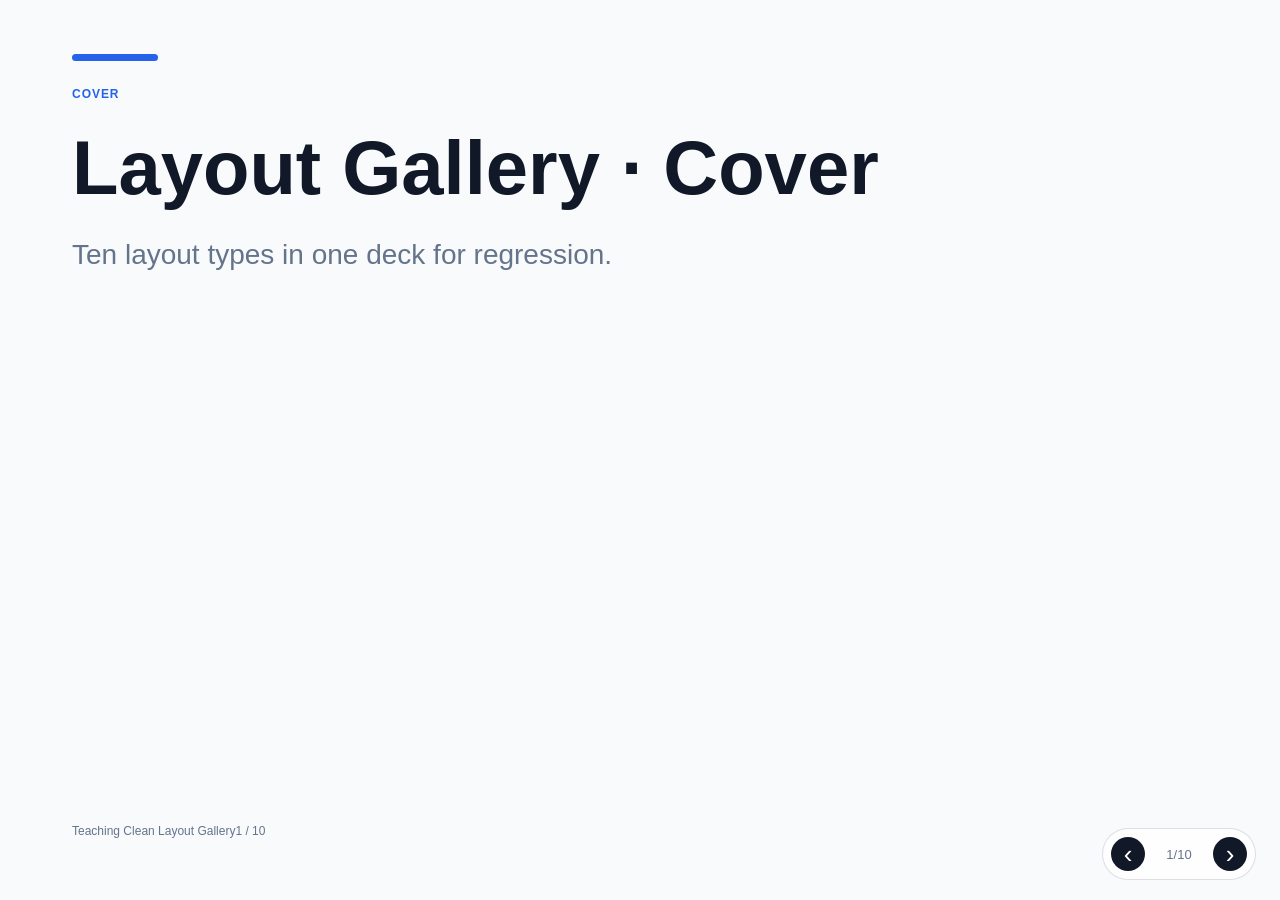
<file: assets/examples/teaching-clean-layout-gallery/index.html>
<!doctype html>
<html lang="zh-CN">
<head>
  <meta charset="utf-8">
  <meta name="viewport" content="width=device-width, initial-scale=1">
  <title>Teaching Clean Layout Gallery</title>
  <style>
:root {
  --asp-bg: #F8FAFC;
  --asp-ink: #111827;
  --asp-accent: #2563EB;
  --asp-font-heading: Inter, "Noto Sans SC", sans-serif;
  --asp-font-body: Inter, "Noto Sans SC", sans-serif;
  --asp-muted: #64748B;
  --asp-line: #D7DEE8;
}

:root {
  --asp-bg: #F8FAFC;
  --asp-surface: #FFFFFF;
  --asp-ink: #111827;
  --asp-muted: #64748B;
  --asp-accent: #2563EB;
  --asp-accent-soft: #DBEAFE;
  --asp-line: #D7DEE8;
  --asp-font-heading: Inter, "Noto Sans SC", sans-serif;
  --asp-font-body: Inter, "Noto Sans SC", sans-serif;
  --asp-radius: 8px;
  --asp-shadow: 0 18px 50px rgba(15, 23, 42, 0.10);
}

* {
  box-sizing: border-box;
}

html,
body {
  width: 100%;
  height: 100%;
  margin: 0;
  overflow: hidden;
  background: var(--asp-bg);
  color: var(--asp-ink);
  font-family: var(--asp-font-body);
  letter-spacing: 0;
}

body {
  -webkit-font-smoothing: antialiased;
  text-rendering: optimizeLegibility;
}

.deck {
  position: fixed;
  inset: 0;
  display: flex;
  flex-wrap: nowrap;
  width: 10000vw;
  height: 100vh;
  transition: transform 420ms ease;
}

.slide {
  position: relative;
  flex: 0 0 100vw;
  width: 100vw;
  height: 100vh;
  padding: 54px 72px 62px;
  overflow: hidden;
  background: var(--asp-bg);
}

.slide-inner {
  position: relative;
  display: grid;
  grid-template-rows: auto 1fr auto;
  width: min(1500px, 100%);
  height: 100%;
  margin: 0 auto;
  gap: 28px;
}

.slide-kicker,
.slide-meta,
.eyebrow {
  color: var(--asp-accent);
  font-size: 12px;
  font-weight: 700;
  letter-spacing: 0.08em;
  text-transform: uppercase;
}

.slide-title {
  margin: 0;
  color: var(--asp-ink);
  font-family: var(--asp-font-heading);
  font-size: 56px;
  line-height: 1.08;
  font-weight: 760;
}

.slide-subtitle {
  max-width: 880px;
  margin: 16px 0 0;
  color: var(--asp-muted);
  font-size: 24px;
  line-height: 1.45;
}

.slide-body {
  color: var(--asp-ink);
  font-size: 23px;
  line-height: 1.55;
}

.slide-footer {
  display: flex;
  align-items: center;
  justify-content: space-between;
  color: var(--asp-muted);
  font-size: 12px;
}

.content-grid {
  display: grid;
  gap: 28px;
  align-items: center;
}

.two-col {
  grid-template-columns: minmax(0, 1fr) minmax(0, 1fr);
}

.three-col {
  grid-template-columns: repeat(3, minmax(0, 1fr));
}

.panel,
.tile,
.image-placeholder,
.quote-block {
  border: 1px solid var(--asp-line);
  border-radius: var(--asp-radius);
  background: var(--asp-surface);
  box-shadow: var(--asp-shadow);
}

.panel,
.tile {
  padding: 28px;
}

.tile h3,
.panel h3 {
  margin: 0 0 12px;
  font-size: 25px;
  line-height: 1.25;
}

.tile p,
.panel p {
  margin: 0;
  color: var(--asp-muted);
  font-size: 19px;
  line-height: 1.55;
}

.body-list {
  display: grid;
  gap: 16px;
  margin: 0;
  padding: 0;
  list-style: none;
}

.body-list li {
  position: relative;
  padding-left: 26px;
}

.body-list li::before {
  content: "";
  position: absolute;
  left: 0;
  top: 0.72em;
  width: 8px;
  height: 8px;
  border-radius: 50%;
  background: var(--asp-accent);
}

.hero-layout {
  align-content: center;
  justify-items: start;
}

.hero-title {
  max-width: 1050px;
  margin: 0;
  font-family: var(--asp-font-heading);
  font-size: 76px;
  line-height: 1.02;
  font-weight: 800;
}

.hero-message {
  max-width: 850px;
  margin: 28px 0 0;
  color: var(--asp-muted);
  font-size: 28px;
  line-height: 1.42;
}

.accent-bar {
  width: 86px;
  height: 7px;
  margin-bottom: 26px;
  border-radius: 999px;
  background: var(--asp-accent);
}

.section-number {
  color: var(--asp-accent-soft);
  font-size: 190px;
  line-height: 0.9;
  font-weight: 800;
}

.big-idea {
  display: grid;
  align-content: center;
  min-height: 65vh;
}

.big-idea .statement {
  max-width: 1100px;
  margin: 0;
  font-size: 64px;
  line-height: 1.12;
  font-weight: 780;
}

.quote-block {
  padding: 48px;
}

.quote-mark {
  color: var(--asp-accent);
  font-size: 78px;
  line-height: 0.7;
}

.quote-text {
  margin: 0;
  font-size: 42px;
  line-height: 1.28;
  font-weight: 700;
}

.quote-caption {
  margin-top: 24px;
  color: var(--asp-muted);
  font-size: 19px;
}

.step-list {
  display: grid;
  gap: 18px;
  margin: 0;
  padding: 0;
  list-style: none;
}

.step {
  display: grid;
  grid-template-columns: 56px 1fr;
  gap: 18px;
  align-items: start;
  padding: 20px 0;
  border-top: 1px solid var(--asp-line);
}

.step-num {
  display: grid;
  place-items: center;
  width: 46px;
  height: 46px;
  border-radius: 50%;
  background: var(--asp-accent-soft);
  color: var(--asp-accent);
  font-weight: 800;
}

.step-title {
  margin: 0 0 6px;
  font-size: 24px;
}

.step-copy {
  margin: 0;
  color: var(--asp-muted);
  font-size: 18px;
  line-height: 1.48;
}

.comparison {
  display: grid;
  grid-template-columns: 1fr 1fr;
  gap: 24px;
}

.comparison .panel:first-child {
  background: #F1F5F9;
  box-shadow: none;
}

.image-placeholder {
  display: grid;
  place-items: center;
  min-height: 360px;
  padding: 28px;
  color: var(--asp-muted);
  text-align: center;
  background:
    linear-gradient(90deg, rgba(37, 99, 235, 0.08) 1px, transparent 1px),
    linear-gradient(0deg, rgba(37, 99, 235, 0.08) 1px, transparent 1px),
    var(--asp-surface);
  background-size: 34px 34px;
}

.image-placeholder img {
  width: 100%;
  height: 100%;
  max-height: 430px;
  object-fit: cover;
  border-radius: 6px;
}

.closing-title {
  max-width: 980px;
  margin: 0;
  font-size: 68px;
  line-height: 1.08;
}

.closing-actions {
  display: grid;
  grid-template-columns: repeat(3, 1fr);
  gap: 18px;
  margin-top: 36px;
}

.slide-controls {
  position: fixed;
  right: 24px;
  bottom: 20px;
  z-index: 20;
  display: flex;
  align-items: center;
  gap: 10px;
  padding: 8px;
  border: 1px solid rgba(100, 116, 139, 0.22);
  border-radius: 999px;
  background: rgba(255, 255, 255, 0.82);
  backdrop-filter: blur(10px);
}

.nav-button {
  display: grid;
  place-items: center;
  width: 34px;
  height: 34px;
  border: 0;
  border-radius: 50%;
  background: var(--asp-ink);
  color: white;
  font-size: 26px;
  line-height: 1;
  cursor: pointer;
}

.progress {
  min-width: 48px;
  color: var(--asp-muted);
  font-size: 13px;
  text-align: center;
}

.slide-index {
  position: fixed;
  inset: 0;
  z-index: 30;
  padding: 42px;
  background: rgba(15, 23, 42, 0.84);
  backdrop-filter: blur(14px);
}

.index-grid {
  display: grid;
  grid-template-columns: repeat(auto-fill, minmax(210px, 1fr));
  gap: 16px;
}

.index-card {
  min-height: 120px;
  padding: 18px;
  border: 1px solid rgba(255, 255, 255, 0.18);
  border-radius: var(--asp-radius);
  background: rgba(255, 255, 255, 0.1);
  color: white;
  text-align: left;
  cursor: pointer;
}

.index-card strong {
  display: block;
  margin-bottom: 10px;
  font-size: 13px;
  color: #BFDBFE;
}

.index-card span {
  font-size: 18px;
  line-height: 1.35;
}

.notes {
  display: none;
}

@media (max-width: 900px) {
  .slide {
    padding: 32px 28px 58px;
  }

  .slide-title,
  .hero-title,
  .closing-title {
    font-size: 42px;
  }

  .big-idea .statement {
    font-size: 38px;
  }

  .two-col,
  .three-col,
  .comparison,
  .closing-actions {
    grid-template-columns: 1fr;
  }

  .slide-controls {
    left: 50%;
    right: auto;
    transform: translateX(-50%);
  }
}


  </style>
</head>
<body>
  <main id="deck" class="deck" aria-label="Teaching Clean Layout Gallery">
  <section class="slide" data-page-id="P01" data-layout="cover" data-role="cover">
<div class="slide-inner hero-layout">
  <header>
    <div class="accent-bar"></div>
    <div class="slide-kicker">cover</div>
  </header>
  <section>
    <h1 class="hero-title">Layout Gallery · Cover</h1>
    <p class="hero-message">Ten layout types in one deck for regression.</p>
  </section>
  <footer class="slide-footer">
    <span>Teaching Clean Layout Gallery</span>
    <span>1 / 10</span>
  </footer>
</div>
<aside class="notes" hidden>Gallery page 1: cover.</aside>


  </section>
  <section class="slide" data-page-id="P02" data-layout="section-divider" data-role="section-divider">
<div class="slide-inner">
  <header class="slide-meta">section-divider</header>
  <section class="content-grid two-col">
    <div>
      <div class="section-number">2</div>
    </div>
    <div>
      <h2 class="slide-title">Section Divider</h2>
      <p class="slide-subtitle">This page tests the section divider template.</p>
    </div>
  </section>
  <footer class="slide-footer">
    <span>Teaching Clean Layout Gallery</span>
    <span>2 / 10</span>
  </footer>
</div>
<aside class="notes" hidden>Gallery page 2: section-divider.</aside>


  </section>
  <section class="slide" data-page-id="P03" data-layout="big-idea" data-role="core">
<div class="slide-inner">
  <header class="slide-meta">core</header>
  <section class="big-idea">
    <p class="statement">One sentence should dominate the canvas.</p>
    <p class="slide-subtitle">Supporting line under the statement</p>
  </section>
  <footer class="slide-footer">
    <span>Big Idea</span>
    <span>3 / 10</span>
  </footer>
</div>
<aside class="notes" hidden>Gallery page 3: big-idea.</aside>


  </section>
  <section class="slide" data-page-id="P04" data-layout="two-column" data-role="context">
<div class="slide-inner">
  <header>
    <div class="slide-kicker">context</div>
    <h2 class="slide-title">Two Column</h2>
  </header>
  <section class="content-grid two-col">
    <div class="panel">
      <h3>Two Column</h3>
      <p>First bullet for body_items</p>
    </div>
    <div class="slide-body">
      <ul class="body-list">
        <li>Second bullet with short copy</li>
        <li>Third bullet to test list spacing</li>
      </ul>
    </div>
  </section>
  <footer class="slide-footer">
    <span>P04 / two-column</span>
    <span>4 / 10</span>
  </footer>
</div>
<aside class="notes" hidden>Gallery page 4: two-column.</aside>

  </section>
  <section class="slide" data-page-id="P05" data-layout="quote" data-role="quote">
<div class="slide-inner">
  <header class="slide-meta">quote</header>
  <section class="quote-block">
    <div class="quote-mark">“</div>
    <p class="quote-text">Regression decks still need a strong pull quote.</p>
    <div class="quote-caption">Attribution · Layout Gallery</div>
  </section>
  <footer class="slide-footer">
    <span>Quote</span>
    <span>5 / 10</span>
  </footer>
</div>
<aside class="notes" hidden>Gallery page 5: quote.</aside>


  </section>
  <section class="slide" data-page-id="P06" data-layout="framework" data-role="framework">
<div class="slide-inner">
  <header>
    <div class="slide-kicker">framework</div>
    <h2 class="slide-title">Framework</h2>
    <p class="slide-subtitle">Three tiles driven by colon-separated body lines.</p>
  </header>
  <section class="content-grid three-col">
        <article class="tile"><h3>Intake</h3><p>clarify goals and output mode</p></article>
    <article class="tile"><h3>Plan</h3><p>outline and slide plan</p></article>
    <article class="tile"><h3>Render</h3><p>HTML or image paths</p></article>
    <article class="tile"><h3>QA</h3><p>style guard and producer checks</p></article>
  </section>
  <footer class="slide-footer">
    <span>P06 / framework</span>
    <span>6 / 10</span>
  </footer>
</div>
<aside class="notes" hidden>Gallery page 6: framework.</aside>


  </section>
  <section class="slide" data-page-id="P07" data-layout="timeline" data-role="core">
<div class="slide-inner">
  <header>
    <div class="slide-kicker">core</div>
    <h2 class="slide-title">Timeline</h2>
  </header>
  <section>
    <ol class="step-list">
            <li class="step"><span class="step-num">1</span><div><h3 class="step-title">Copy source</h3><p class="step-copy">duplicate demo folder</p></div></li>
      <li class="step"><span class="step-num">2</span><div><h3 class="step-title">Paste plan</h3><p class="step-copy">use appendix A JSON</p></div></li>
      <li class="step"><span class="step-num">3</span><div><h3 class="step-title">Validate</h3><p class="step-copy">run scripts and open HTML</p></div></li>
      <li class="step"><span class="step-num">4</span><div><h3 class="step-title">Review</h3><p class="step-copy">confirm every step remains visible</p></div></li>
    </ol>
  </section>
  <footer class="slide-footer">
    <span>Steps list uses Title:Description lines.</span>
    <span>7 / 10</span>
  </footer>
</div>
<aside class="notes" hidden>Gallery page 7: timeline.</aside>


  </section>
  <section class="slide" data-page-id="P08" data-layout="comparison" data-role="comparison">
<div class="slide-inner">
  <header>
    <div class="slide-kicker">comparison</div>
    <h2 class="slide-title">Comparison</h2>
  </header>
  <section class="comparison">
        <article class="panel"><h3>Before</h3><p>only four layouts tested in demo</p></article>
    <article class="panel"><h3>After</h3><p>all ten layouts in one gallery deck</p></article>
  </section>
  <footer class="slide-footer">
    <span>Before and after panels from two body lines.</span>
    <span>8 / 10</span>
  </footer>
</div>
<aside class="notes" hidden>Gallery page 8: comparison.</aside>


  </section>
  <section class="slide" data-page-id="P09" data-layout="image-text" data-role="evidence">
<div class="slide-inner">
  <header>
    <div class="slide-kicker">evidence</div>
    <h2 class="slide-title">Image + Text</h2>
  </header>
  <section class="content-grid two-col">
    <div class="image-placeholder">
      <span>diagram placeholder on the left</span>
    </div>
    <div class="slide-body">
      <p>When no PNG exists, show text placeholder not broken img.</p>
      <ul class="body-list">
        <li>No images/slide-09.png in this sample</li>
      </ul>
    </div>
  </section>
  <footer class="slide-footer">
    <span>P09 / image-text placeholder</span>
    <span>9 / 10</span>
  </footer>
</div>
<aside class="notes" hidden>Gallery page 9: image-text, no raster file.</aside>


  </section>
  <section class="slide" data-page-id="P10" data-layout="closing" data-role="takeaway">
<div class="slide-inner hero-layout">
  <header>
    <div class="accent-bar"></div>
    <div class="slide-kicker">takeaway</div>
  </header>
  <section>
    <h2 class="closing-title">Closing</h2>
    <p class="hero-message">Gallery complete when all checks pass.</p>
    <div class="closing-actions">
          <article class="tile"><h3>Run</h3><p>validate_slide_plan + build_html + validate_html</p></article>
    <article class="tile"><h3>Open</h3><p>index.html in browser</p></article>
    <article class="tile"><h3>Commit</h3><p>gallery folder + examples README</p></article>
    </div>
  </section>
  <footer class="slide-footer">
    <span>Teaching Clean Layout Gallery</span>
    <span>10 / 10</span>
  </footer>
</div>
<aside class="notes" hidden>Gallery page 10: closing.</aside>


  </section>
  </main>
  <nav class="slide-controls" aria-label="Slide controls">
    <button type="button" class="nav-button" data-action="prev" aria-label="Previous slide">‹</button>
    <div class="progress" aria-live="polite"><span id="current-slide">1</span><span>/</span><span id="total-slides">10</span></div>
    <button type="button" class="nav-button" data-action="next" aria-label="Next slide">›</button>
  </nav>
  <div id="index" class="slide-index" hidden>
    <div class="index-grid" role="list">
      <button class="index-card" type="button" role="listitem" data-index-target="0"><strong>01</strong><span>Layout Gallery · Cover</span></button>
      <button class="index-card" type="button" role="listitem" data-index-target="1"><strong>02</strong><span>Section Divider</span></button>
      <button class="index-card" type="button" role="listitem" data-index-target="2"><strong>03</strong><span>Big Idea</span></button>
      <button class="index-card" type="button" role="listitem" data-index-target="3"><strong>04</strong><span>Two Column</span></button>
      <button class="index-card" type="button" role="listitem" data-index-target="4"><strong>05</strong><span>Quote</span></button>
      <button class="index-card" type="button" role="listitem" data-index-target="5"><strong>06</strong><span>Framework</span></button>
      <button class="index-card" type="button" role="listitem" data-index-target="6"><strong>07</strong><span>Timeline</span></button>
      <button class="index-card" type="button" role="listitem" data-index-target="7"><strong>08</strong><span>Comparison</span></button>
      <button class="index-card" type="button" role="listitem" data-index-target="8"><strong>09</strong><span>Image + Text</span></button>
      <button class="index-card" type="button" role="listitem" data-index-target="9"><strong>10</strong><span>Closing</span></button>
    </div>
  </div>
  <script>
  (() => {
    const deck = document.getElementById("deck");
    const slides = Array.from(document.querySelectorAll(".slide"));
    const current = document.getElementById("current-slide");
    const index = document.getElementById("index");
    let active = 0;

    function clamp(value) {
      return Math.max(0, Math.min(slides.length - 1, value));
    }

    function go(next) {
      active = clamp(next);
      deck.style.transform = `translateX(${-active * 100}vw)`;
      current.textContent = String(active + 1);
      slides.forEach((slide, i) => {
        slide.setAttribute("aria-hidden", i === active ? "false" : "true");
      });
    }

    function toggleIndex(force) {
      const show = typeof force === "boolean" ? force : index.hidden;
      index.hidden = !show;
    }

    document.querySelector('[data-action="prev"]').addEventListener("click", () => go(active - 1));
    document.querySelector('[data-action="next"]').addEventListener("click", () => go(active + 1));
    document.querySelectorAll("[data-index-target]").forEach((button) => {
      button.addEventListener("click", () => {
        toggleIndex(false);
        go(Number(button.dataset.indexTarget));
      });
    });

    window.addEventListener("keydown", (event) => {
      if (event.key === "ArrowRight" || event.key === "PageDown" || event.key === " ") go(active + 1);
      if (event.key === "ArrowLeft" || event.key === "PageUp") go(active - 1);
      if (event.key === "Escape") toggleIndex();
    });

    let touchStart = null;
    window.addEventListener("touchstart", (event) => {
      touchStart = event.changedTouches[0].clientX;
    }, { passive: true });
    window.addEventListener("touchend", (event) => {
      if (touchStart === null) return;
      const delta = event.changedTouches[0].clientX - touchStart;
      if (Math.abs(delta) > 48) go(active + (delta < 0 ? 1 : -1));
      touchStart = null;
    }, { passive: true });

    go(0);
  })();
  </script>
</body>
</html>
</file>
